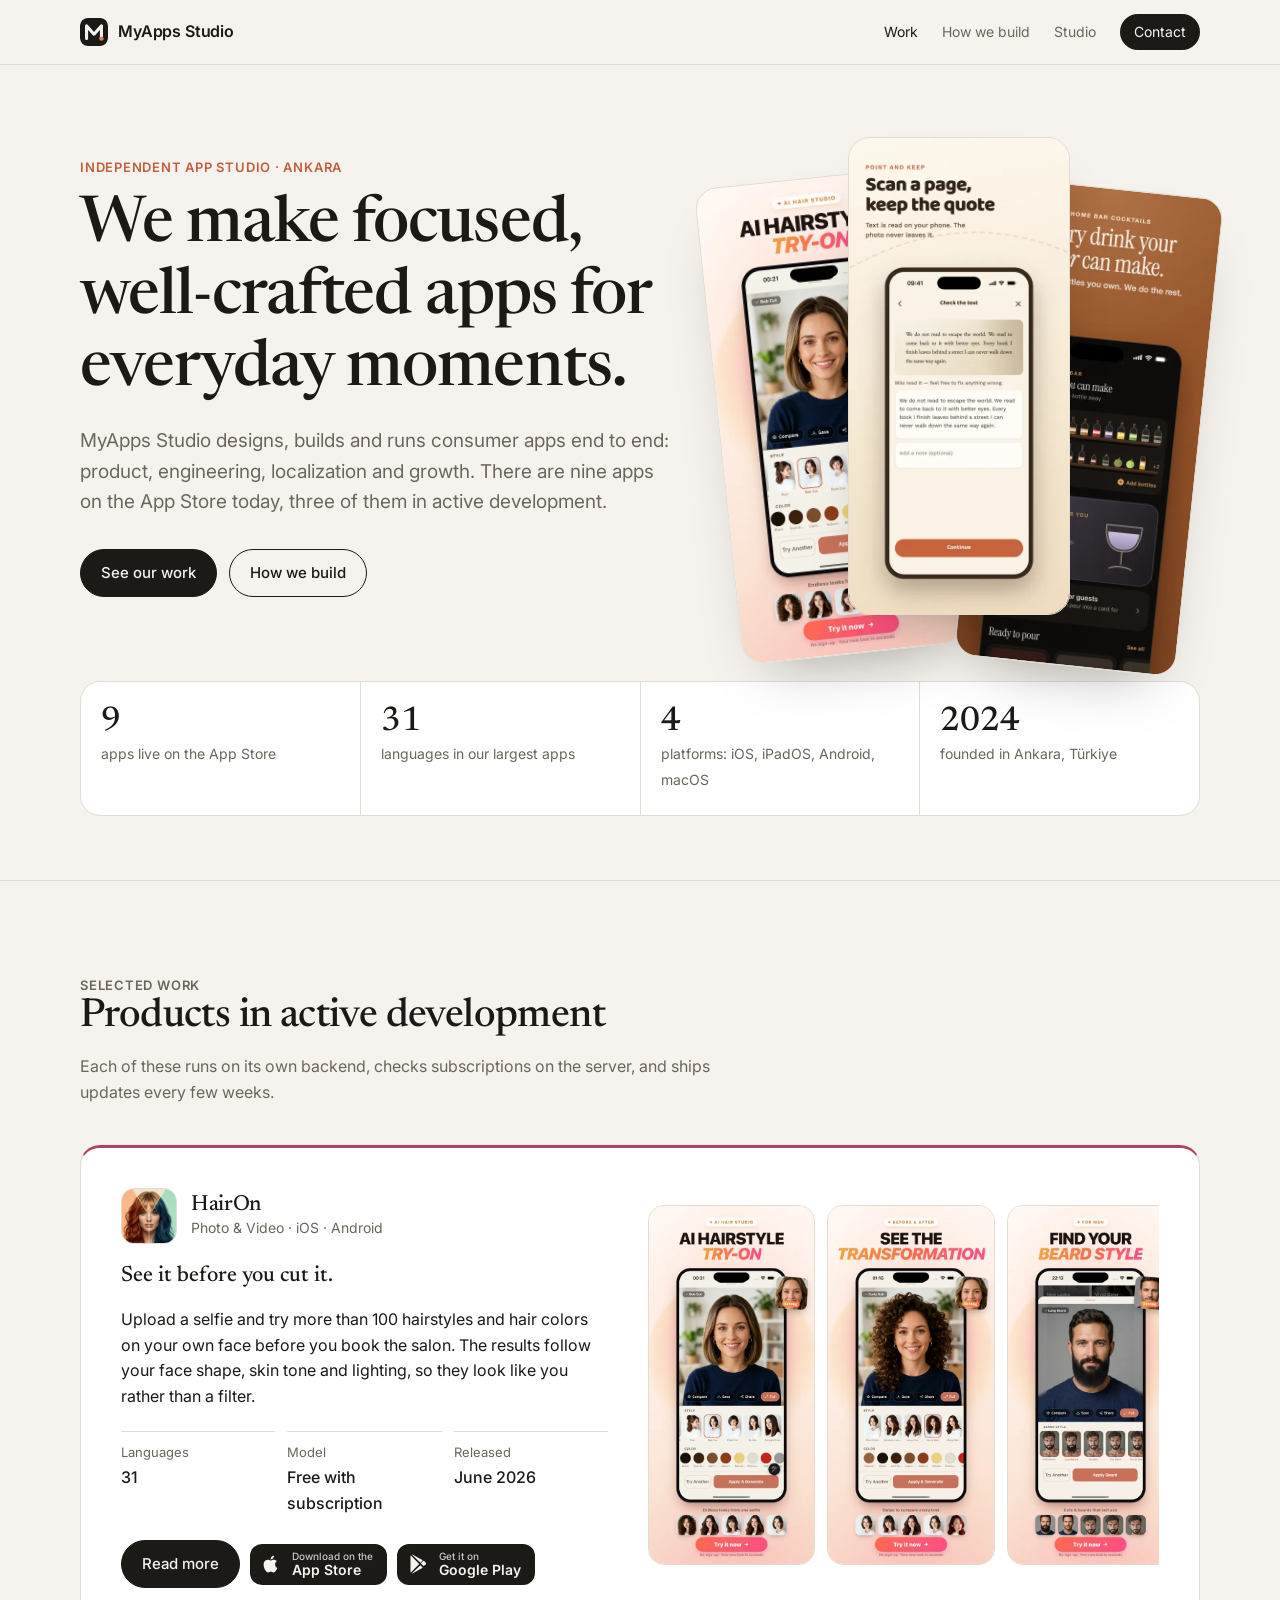
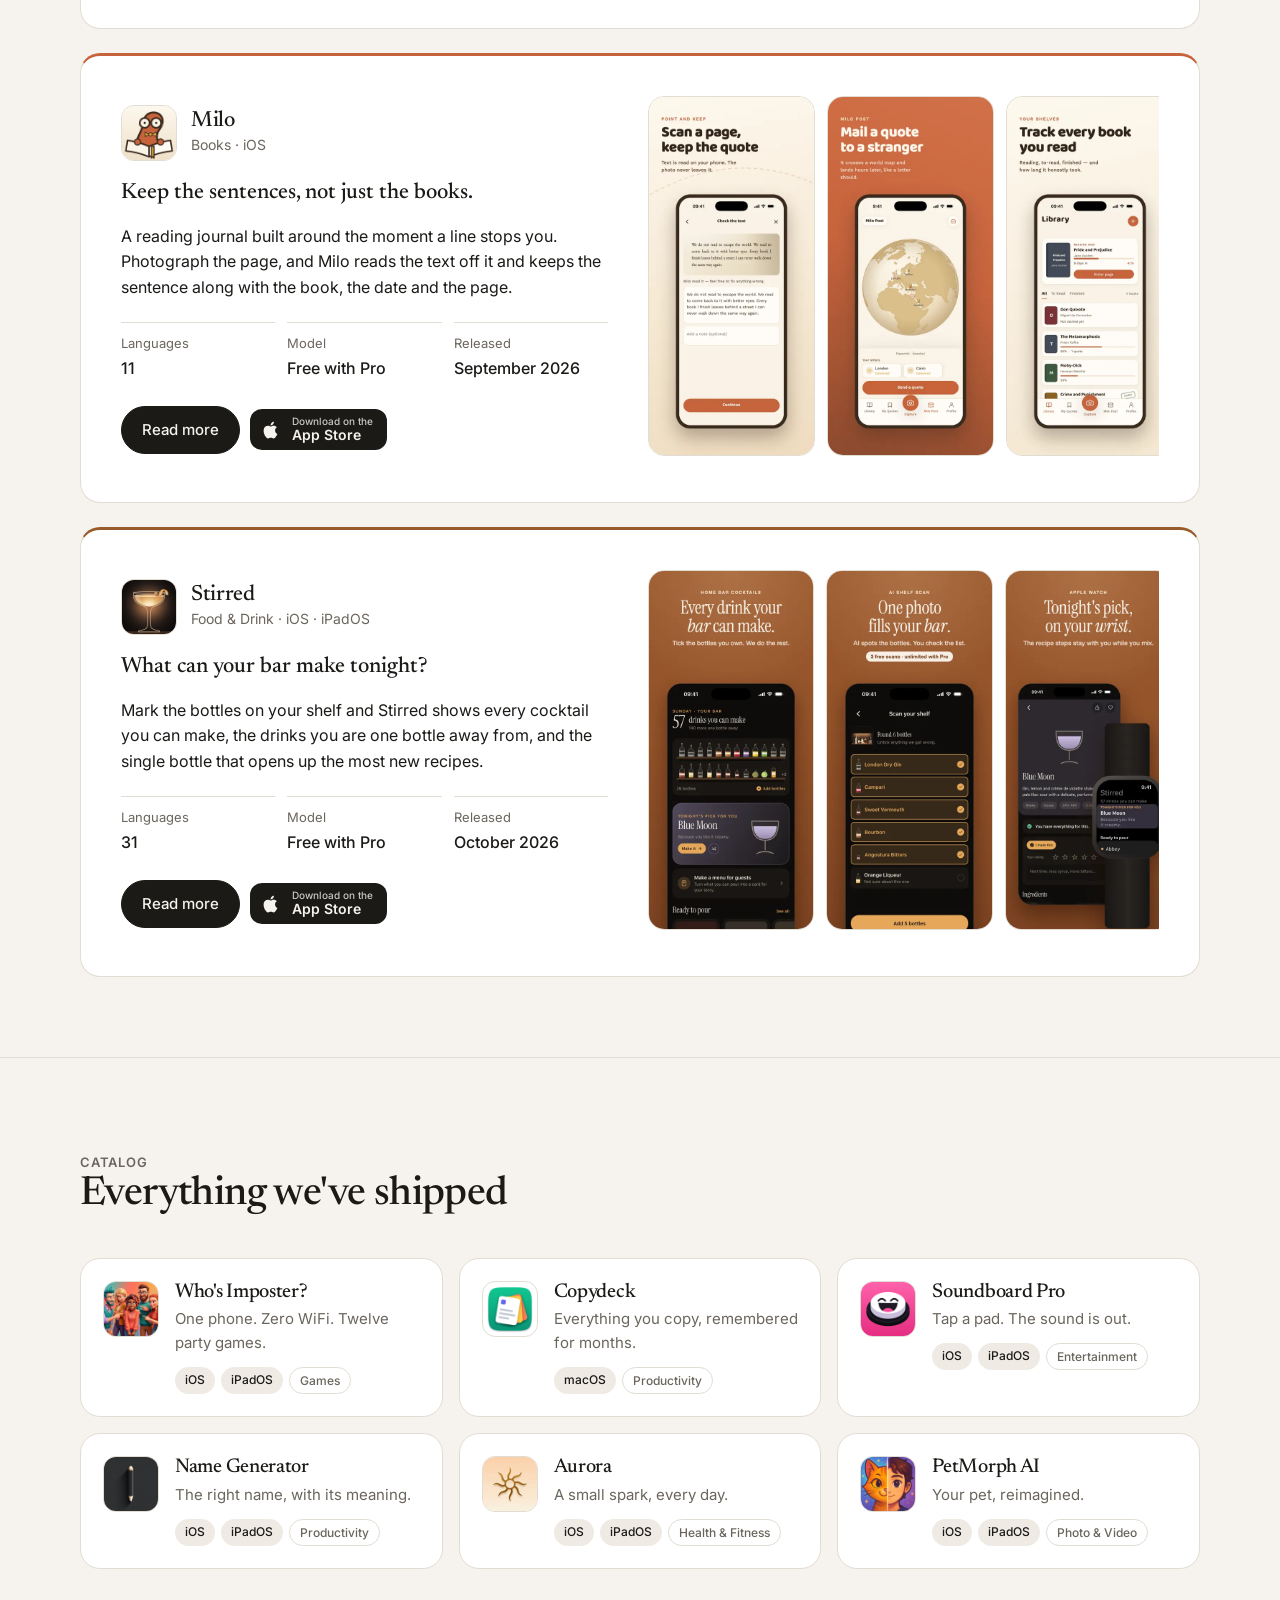
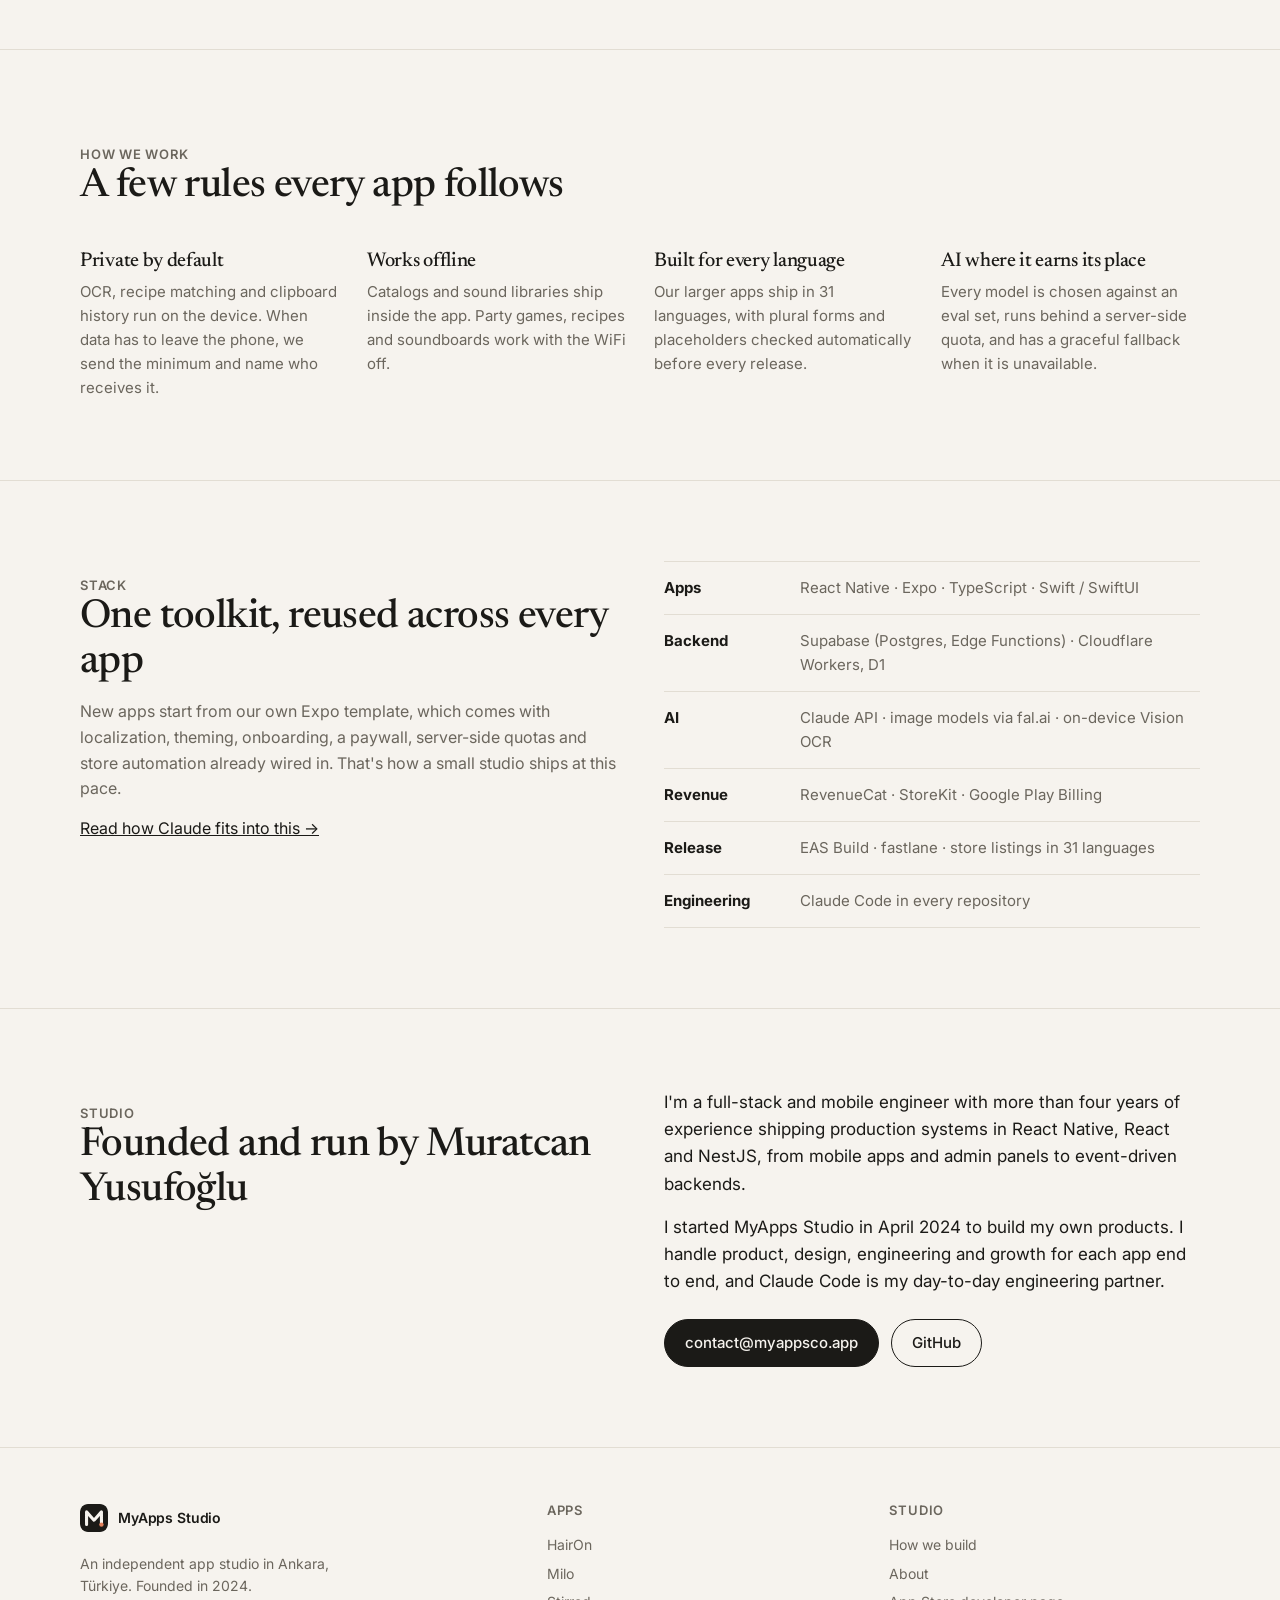
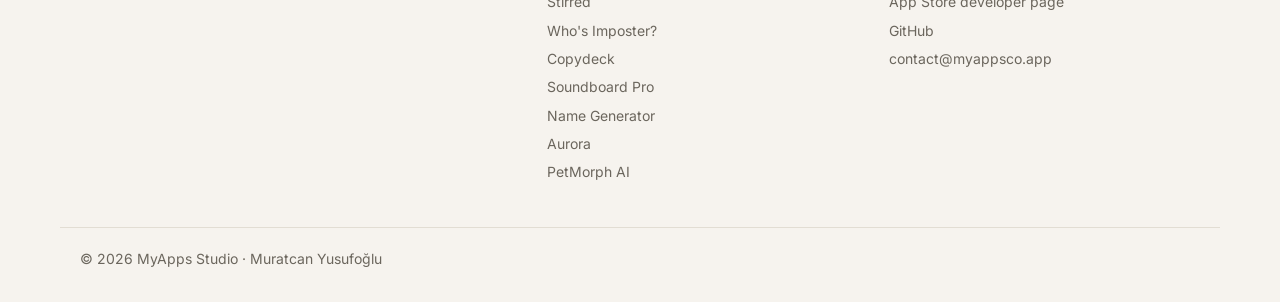
<file: index.html>
<!DOCTYPE html>
<html lang="en">
<head>
  <meta charset="UTF-8">
  <meta name="viewport" content="width=device-width, initial-scale=1.0">
  <title>MyApps Studio — Independent App Studio</title>
  <meta name="description" content="MyApps Studio is an independent app studio in Ankara with nine apps on the App Store, including HairOn, Milo and Stirred.">
  <meta property="og:title" content="MyApps Studio — Independent App Studio">
  <meta property="og:description" content="MyApps Studio is an independent app studio in Ankara with nine apps on the App Store, including HairOn, Milo and Stirred.">
  <meta property="og:type" content="website">
  <link rel="icon" href="favicon.svg" type="image/svg+xml">
  <link rel="apple-touch-icon" href="apple-touch-icon.png">
  <link rel="preconnect" href="https://fonts.googleapis.com">
  <link rel="preconnect" href="https://fonts.gstatic.com" crossorigin>
  <link href="https://fonts.googleapis.com/css2?family=Inter:wght@400;500;600&family=Newsreader:opsz,wght@6..72,400;6..72,500&display=swap" rel="stylesheet">
  <link rel="stylesheet" href="styles.css">
</head>
<body>

<header class="site-header">
  <div class="wrap">
    <a class="brand" href="index.html"><img class="brand-mark" src="favicon.svg" alt=""> MyApps Studio</a>
    <nav class="nav">
      <a href="index.html#work" aria-current="page">Work</a>
      <a href="claude.html">How we build</a>
      <a href="index.html#studio">Studio</a>
      <a class="nav-cta" href="mailto:contact@myappsco.app">Contact</a>
    </nav>
  </div>
</header>

<main>
  <section class="hero">
    <div class="wrap hero-grid">
      <div>
        <p class="eyebrow">Independent app studio · Ankara</p>
        <h1>We make focused, well-crafted apps for everyday moments.</h1>
        <p class="lede">MyApps Studio designs, builds and runs consumer apps end to end: product, engineering, localization and growth. There are nine apps on the App Store today, three of them in active development.</p>
        <div class="hero-actions">
          <a class="btn btn-primary" href="#work">See our work</a>
          <a class="btn btn-ghost" href="claude.html">How we build</a>
        </div>
      </div>
      <div class="hero-phones" aria-hidden="true">
        <img src="assets/apps/hairon/shot-1.webp" alt=""><img src="assets/apps/milo/shot-1.webp" alt=""><img src="assets/apps/stirred/shot-1.webp" alt="">
      </div>
    </div>
    <div class="wrap">
      <div class="stats">
        <div class="stat"><b>9</b><span>apps live on the App Store</span></div>
        <div class="stat"><b>31</b><span>languages in our largest apps</span></div>
        <div class="stat"><b>4</b><span>platforms: iOS, iPadOS, Android, macOS</span></div>
        <div class="stat"><b>2024</b><span>founded in Ankara, Türkiye</span></div>
      </div>
    </div>
  </section>

  <section id="work">
    <div class="wrap">
      <div class="section-head">
        <p class="eyebrow">Selected work</p>
        <h2>Products in active development</h2>
        <p>Each of these runs on its own backend, checks subscriptions on the server, and ships updates every few weeks.</p>
      </div>
      <article class="feature" style="--accent:#b0426a">
        <div class="feature-text">
          <div class="app-title">
            <img class="app-icon" src="assets/apps/hairon/icon.png" alt="">
            <div><h3>HairOn</h3><small>Photo &amp; Video · iOS · Android</small></div>
          </div>
          <p class="feature-tagline">See it before you cut it.</p>
          <p>Upload a selfie and try more than 100 hairstyles and hair colors on your own face before you book the salon. The results follow your face shape, skin tone and lighting, so they look like you rather than a filter.</p>
          <dl class="facts"><div><dt>Languages</dt><dd>31</dd></div><div><dt>Model</dt><dd>Free with subscription</dd></div><div><dt>Released</dt><dd>June 2026</dd></div></dl>
          <div class="feature-actions">
            <a class="btn btn-primary" href="apps/hairon.html">Read more</a>
            <div class="store-row compact"><a class="store-btn" href="https://apps.apple.com/app/id6766210297" target="_blank" rel="noopener"><svg viewBox="0 0 24 24" aria-hidden="true"><path fill="currentColor" d="M16.4 12.6c0-2.3 1.9-3.4 2-3.5-1.1-1.6-2.8-1.8-3.4-1.8-1.4-.2-2.8.8-3.5.8-.7 0-1.8-.8-3-.8-1.5 0-3 .9-3.8 2.3-1.6 2.8-.4 7 1.2 9.3.8 1.1 1.7 2.4 2.9 2.3 1.2 0 1.6-.7 3-.7s1.8.7 3 .7c1.3 0 2.1-1.1 2.8-2.3.9-1.3 1.3-2.6 1.3-2.6s-2.5-1-2.5-3.7zM14.2 5.8c.6-.8 1.1-1.8 1-2.8-.9 0-2 .6-2.7 1.4-.6.7-1.1 1.7-1 2.7 1 .1 2-.5 2.7-1.3z"/></svg><span><small>Download on the</small>App Store</span></a><a class="store-btn" href="https://play.google.com/store/apps/details?id=com.haironai.app" target="_blank" rel="noopener"><svg viewBox="0 0 24 24" aria-hidden="true"><path fill="currentColor" d="M4.2 2.6c-.3.3-.4.7-.4 1.2v16.4c0 .5.1.9.4 1.2l9.1-9.4-9.1-9.4zm10.4 8.1 2.6-2.7-10.9-6.2c-.4-.2-.8-.3-1.1-.2l9.4 9.1zm0 2.6-9.4 9.1c.3.1.7 0 1.1-.2l10.9-6.2-2.6-2.7zm5.6-3.6-2.3-1.3-2.9 2.9 2.9 2.9 2.3-1.3c.9-.5.9-1.7 0-2.2z"/></svg><span><small>Get it on</small>Google Play</span></a></div>
          </div>
        </div>
        <div class="shots"><img src="assets/apps/hairon/shot-1.webp" alt="HairOn screenshot" loading="lazy"><img src="assets/apps/hairon/shot-2.webp" alt="HairOn screenshot" loading="lazy"><img src="assets/apps/hairon/shot-3.webp" alt="HairOn screenshot" loading="lazy"></div>
      </article><article class="feature" style="--accent:#c6633c">
        <div class="feature-text">
          <div class="app-title">
            <img class="app-icon" src="assets/apps/milo/icon.png" alt="">
            <div><h3>Milo</h3><small>Books · iOS</small></div>
          </div>
          <p class="feature-tagline">Keep the sentences, not just the books.</p>
          <p>A reading journal built around the moment a line stops you. Photograph the page, and Milo reads the text off it and keeps the sentence along with the book, the date and the page.</p>
          <dl class="facts"><div><dt>Languages</dt><dd>11</dd></div><div><dt>Model</dt><dd>Free with Pro</dd></div><div><dt>Released</dt><dd>September 2026</dd></div></dl>
          <div class="feature-actions">
            <a class="btn btn-primary" href="apps/milo.html">Read more</a>
            <div class="store-row compact"><a class="store-btn" href="https://apps.apple.com/app/id6812041975" target="_blank" rel="noopener"><svg viewBox="0 0 24 24" aria-hidden="true"><path fill="currentColor" d="M16.4 12.6c0-2.3 1.9-3.4 2-3.5-1.1-1.6-2.8-1.8-3.4-1.8-1.4-.2-2.8.8-3.5.8-.7 0-1.8-.8-3-.8-1.5 0-3 .9-3.8 2.3-1.6 2.8-.4 7 1.2 9.3.8 1.1 1.7 2.4 2.9 2.3 1.2 0 1.6-.7 3-.7s1.8.7 3 .7c1.3 0 2.1-1.1 2.8-2.3.9-1.3 1.3-2.6 1.3-2.6s-2.5-1-2.5-3.7zM14.2 5.8c.6-.8 1.1-1.8 1-2.8-.9 0-2 .6-2.7 1.4-.6.7-1.1 1.7-1 2.7 1 .1 2-.5 2.7-1.3z"/></svg><span><small>Download on the</small>App Store</span></a></div>
          </div>
        </div>
        <div class="shots"><img src="assets/apps/milo/shot-1.webp" alt="Milo screenshot" loading="lazy"><img src="assets/apps/milo/shot-2.webp" alt="Milo screenshot" loading="lazy"><img src="assets/apps/milo/shot-3.webp" alt="Milo screenshot" loading="lazy"></div>
      </article><article class="feature" style="--accent:#9a5b2c">
        <div class="feature-text">
          <div class="app-title">
            <img class="app-icon" src="assets/apps/stirred/icon.png" alt="">
            <div><h3>Stirred</h3><small>Food &amp; Drink · iOS · iPadOS</small></div>
          </div>
          <p class="feature-tagline">What can your bar make tonight?</p>
          <p>Mark the bottles on your shelf and Stirred shows every cocktail you can make, the drinks you are one bottle away from, and the single bottle that opens up the most new recipes.</p>
          <dl class="facts"><div><dt>Languages</dt><dd>31</dd></div><div><dt>Model</dt><dd>Free with Pro</dd></div><div><dt>Released</dt><dd>October 2026</dd></div></dl>
          <div class="feature-actions">
            <a class="btn btn-primary" href="apps/stirred.html">Read more</a>
            <div class="store-row compact"><a class="store-btn" href="https://apps.apple.com/app/id6816961742" target="_blank" rel="noopener"><svg viewBox="0 0 24 24" aria-hidden="true"><path fill="currentColor" d="M16.4 12.6c0-2.3 1.9-3.4 2-3.5-1.1-1.6-2.8-1.8-3.4-1.8-1.4-.2-2.8.8-3.5.8-.7 0-1.8-.8-3-.8-1.5 0-3 .9-3.8 2.3-1.6 2.8-.4 7 1.2 9.3.8 1.1 1.7 2.4 2.9 2.3 1.2 0 1.6-.7 3-.7s1.8.7 3 .7c1.3 0 2.1-1.1 2.8-2.3.9-1.3 1.3-2.6 1.3-2.6s-2.5-1-2.5-3.7zM14.2 5.8c.6-.8 1.1-1.8 1-2.8-.9 0-2 .6-2.7 1.4-.6.7-1.1 1.7-1 2.7 1 .1 2-.5 2.7-1.3z"/></svg><span><small>Download on the</small>App Store</span></a></div>
          </div>
        </div>
        <div class="shots"><img src="assets/apps/stirred/shot-1.webp" alt="Stirred screenshot" loading="lazy"><img src="assets/apps/stirred/shot-2.webp" alt="Stirred screenshot" loading="lazy"><img src="assets/apps/stirred/shot-3.webp" alt="Stirred screenshot" loading="lazy"></div>
      </article>
    </div>
  </section>

  <section id="apps">
    <div class="wrap">
      <div class="section-head">
        <p class="eyebrow">Catalog</p>
        <h2>Everything we've shipped</h2>
      </div>
      <div class="app-grid">
        <a class="app-card" href="apps/whos-imposter.html">
          <img class="app-icon" src="assets/apps/whos-imposter/icon.png" alt="" loading="lazy">
          <div>
            <h3>Who&#x27;s Imposter?</h3>
            <p>One phone. Zero WiFi. Twelve party games.</p>
            <div class="chips"><span class="chip">iOS</span><span class="chip">iPadOS</span><span class="chip chip-plain">Games</span></div>
          </div>
        </a><a class="app-card" href="apps/copydeck.html">
          <img class="app-icon" src="assets/apps/copydeck/icon.png" alt="" loading="lazy">
          <div>
            <h3>Copydeck</h3>
            <p>Everything you copy, remembered for months.</p>
            <div class="chips"><span class="chip">macOS</span><span class="chip chip-plain">Productivity</span></div>
          </div>
        </a><a class="app-card" href="apps/soundboard-pro.html">
          <img class="app-icon" src="assets/apps/soundboard-pro/icon.png" alt="" loading="lazy">
          <div>
            <h3>Soundboard Pro</h3>
            <p>Tap a pad. The sound is out.</p>
            <div class="chips"><span class="chip">iOS</span><span class="chip">iPadOS</span><span class="chip chip-plain">Entertainment</span></div>
          </div>
        </a><a class="app-card" href="apps/name-generator.html">
          <img class="app-icon" src="assets/apps/name-generator/icon.png" alt="" loading="lazy">
          <div>
            <h3>Name Generator</h3>
            <p>The right name, with its meaning.</p>
            <div class="chips"><span class="chip">iOS</span><span class="chip">iPadOS</span><span class="chip chip-plain">Productivity</span></div>
          </div>
        </a><a class="app-card" href="apps/aurora.html">
          <img class="app-icon" src="assets/apps/aurora/icon.png" alt="" loading="lazy">
          <div>
            <h3>Aurora</h3>
            <p>A small spark, every day.</p>
            <div class="chips"><span class="chip">iOS</span><span class="chip">iPadOS</span><span class="chip chip-plain">Health &amp; Fitness</span></div>
          </div>
        </a><a class="app-card" href="apps/petmorph.html">
          <img class="app-icon" src="assets/apps/petmorph/icon.png" alt="" loading="lazy">
          <div>
            <h3>PetMorph AI</h3>
            <p>Your pet, reimagined.</p>
            <div class="chips"><span class="chip">iOS</span><span class="chip">iPadOS</span><span class="chip chip-plain">Photo &amp; Video</span></div>
          </div>
        </a>
      </div>
    </div>
  </section>

  <section id="principles">
    <div class="wrap">
      <div class="section-head">
        <p class="eyebrow">How we work</p>
        <h2>A few rules every app follows</h2>
      </div>
      <div class="principles">
        <div><h3>Private by default</h3><p>OCR, recipe matching and clipboard history run on the device. When data has to leave the phone, we send the minimum and name who receives it.</p></div>
        <div><h3>Works offline</h3><p>Catalogs and sound libraries ship inside the app. Party games, recipes and soundboards work with the WiFi off.</p></div>
        <div><h3>Built for every language</h3><p>Our larger apps ship in 31 languages, with plural forms and placeholders checked automatically before every release.</p></div>
        <div><h3>AI where it earns its place</h3><p>Every model is chosen against an eval set, runs behind a server-side quota, and has a graceful fallback when it is unavailable.</p></div>
      </div>
    </div>
  </section>

  <section id="stack">
    <div class="wrap split">
      <div class="section-head">
        <p class="eyebrow">Stack</p>
        <h2>One toolkit, reused across every app</h2>
        <p>New apps start from our own Expo template, which comes with localization, theming, onboarding, a paywall, server-side quotas and store automation already wired in. That's how a small studio ships at this pace.</p>
        <p><a href="claude.html">Read how Claude fits into this →</a></p>
      </div>
      <ul class="stack-list">
        <li><b>Apps</b><span>React Native · Expo · TypeScript · Swift / SwiftUI</span></li>
        <li><b>Backend</b><span>Supabase (Postgres, Edge Functions) · Cloudflare Workers, D1</span></li>
        <li><b>AI</b><span>Claude API · image models via fal.ai · on-device Vision OCR</span></li>
        <li><b>Revenue</b><span>RevenueCat · StoreKit · Google Play Billing</span></li>
        <li><b>Release</b><span>EAS Build · fastlane · store listings in 31 languages</span></li>
        <li><b>Engineering</b><span>Claude Code in every repository</span></li>
      </ul>
    </div>
  </section>

  <section id="studio">
    <div class="wrap split">
      <div class="section-head">
        <p class="eyebrow">Studio</p>
        <h2>Founded and run by Muratcan Yusufoğlu</h2>
      </div>
      <div class="about">
        <p>I'm a full-stack and mobile engineer with more than four years of experience shipping production systems in React Native, React and NestJS, from mobile apps and admin panels to event-driven backends.</p>
        <p>I started MyApps Studio in April 2024 to build my own products. I handle product, design, engineering and growth for each app end to end, and Claude Code is my day-to-day engineering partner.</p>
        <div class="hero-actions">
          <a class="btn btn-primary" href="mailto:contact@myappsco.app">contact@myappsco.app</a>
          <a class="btn btn-ghost" href="https://github.com/muratcanyusufoglu" target="_blank" rel="noopener">GitHub</a>
        </div>
      </div>
    </div>
  </section>

</main>

<footer class="site-footer">
  <div class="wrap footer-grid">
    <div>
      <a class="brand" href="index.html"><img class="brand-mark" src="favicon.svg" alt=""> MyApps Studio</a>
      <p class="muted">An independent app studio in Ankara, Türkiye. Founded in 2024.</p>
    </div>
    <div>
      <h4>Apps</h4>
      <a href="apps/hairon.html">HairOn</a><a href="apps/milo.html">Milo</a><a href="apps/stirred.html">Stirred</a><a href="apps/whos-imposter.html">Who&#x27;s Imposter?</a><a href="apps/copydeck.html">Copydeck</a><a href="apps/soundboard-pro.html">Soundboard Pro</a><a href="apps/name-generator.html">Name Generator</a><a href="apps/aurora.html">Aurora</a><a href="apps/petmorph.html">PetMorph AI</a>
    </div>
    <div>
      <h4>Studio</h4>
      <a href="claude.html">How we build</a>
      <a href="index.html#studio">About</a>
      <a href="https://apps.apple.com/developer/id1682346986" target="_blank" rel="noopener">App Store developer page</a>
      <a href="https://github.com/muratcanyusufoglu" target="_blank" rel="noopener">GitHub</a>
      <a href="mailto:contact@myappsco.app">contact@myappsco.app</a>
    </div>
  </div>
  <div class="wrap footer-base muted">© 2026 MyApps Studio · Muratcan Yusufoğlu</div>
</footer>

</body>
</html>
</file>
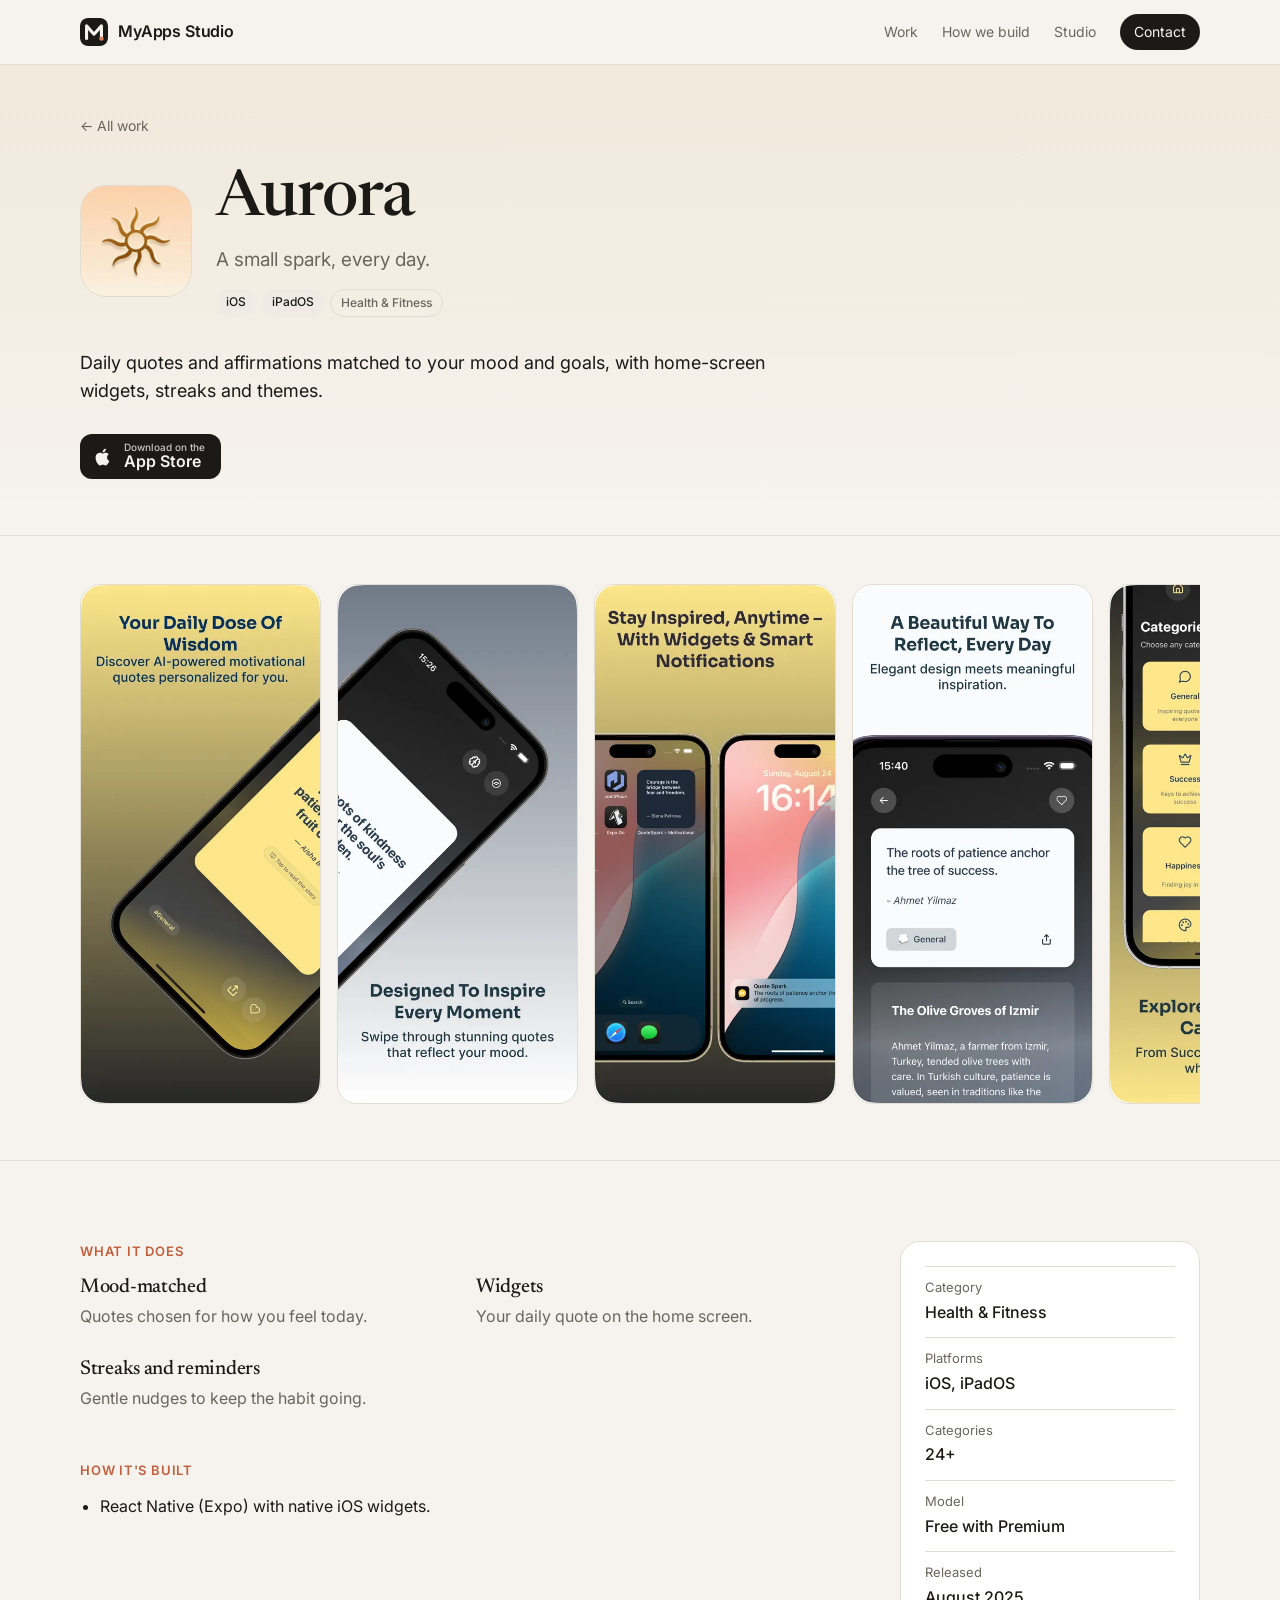
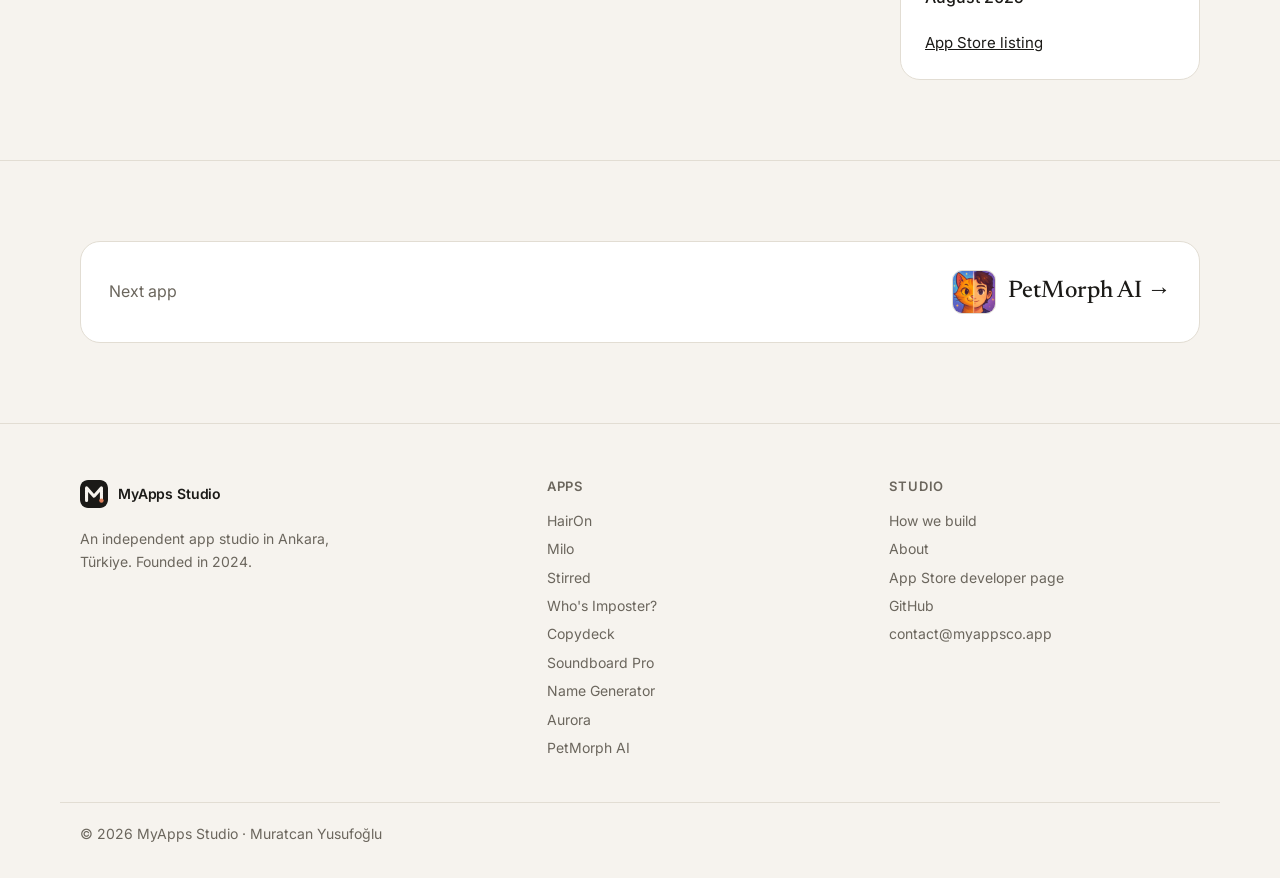
<file: apps/aurora.html>
<!DOCTYPE html>
<html lang="en">
<head>
  <meta charset="UTF-8">
  <meta name="viewport" content="width=device-width, initial-scale=1.0">
  <title>Aurora · MyApps Studio</title>
  <meta name="description" content="Aurora: Quotes &amp; Affirmations: Daily quotes and affirmations matched to your mood and goals, with home-screen widgets, streaks and themes.">
  <meta property="og:title" content="Aurora · MyApps Studio">
  <meta property="og:description" content="Aurora: Quotes &amp; Affirmations: Daily quotes and affirmations matched to your mood and goals, with home-screen widgets, streaks and themes.">
  <meta property="og:type" content="website">
  <link rel="icon" href="../favicon.svg" type="image/svg+xml">
  <link rel="apple-touch-icon" href="../apple-touch-icon.png">
  <link rel="preconnect" href="https://fonts.googleapis.com">
  <link rel="preconnect" href="https://fonts.gstatic.com" crossorigin>
  <link href="https://fonts.googleapis.com/css2?family=Inter:wght@400;500;600&family=Newsreader:opsz,wght@6..72,400;6..72,500&display=swap" rel="stylesheet">
  <link rel="stylesheet" href="../styles.css">
</head>
<body>

<header class="site-header">
  <div class="wrap">
    <a class="brand" href="../index.html"><img class="brand-mark" src="../favicon.svg" alt=""> MyApps Studio</a>
    <nav class="nav">
      <a href="../index.html#work">Work</a>
      <a href="../claude.html">How we build</a>
      <a href="../index.html#studio">Studio</a>
      <a class="nav-cta" href="mailto:contact@myappsco.app">Contact</a>
    </nav>
  </div>
</header>

<main>
  <section class="app-hero" style="--accent:#c08a2e">
    <div class="wrap">
      <a class="back" href="../index.html#work">← All work</a>
      <div class="app-head">
        <img class="app-icon app-icon-lg" src="../assets/apps/aurora/icon.png" alt="">
        <div>
          <h1>Aurora</h1>
          <p class="lede">A small spark, every day.</p>
          <div class="chips"><span class="chip">iOS</span><span class="chip">iPadOS</span><span class="chip chip-plain">Health &amp; Fitness</span></div>
        </div>
      </div>
      <p class="app-summary">Daily quotes and affirmations matched to your mood and goals, with home-screen widgets, streaks and themes.</p>
      <div class="store-row"><a class="store-btn" href="https://apps.apple.com/app/id6747951525" target="_blank" rel="noopener"><svg viewBox="0 0 24 24" aria-hidden="true"><path fill="currentColor" d="M16.4 12.6c0-2.3 1.9-3.4 2-3.5-1.1-1.6-2.8-1.8-3.4-1.8-1.4-.2-2.8.8-3.5.8-.7 0-1.8-.8-3-.8-1.5 0-3 .9-3.8 2.3-1.6 2.8-.4 7 1.2 9.3.8 1.1 1.7 2.4 2.9 2.3 1.2 0 1.6-.7 3-.7s1.8.7 3 .7c1.3 0 2.1-1.1 2.8-2.3.9-1.3 1.3-2.6 1.3-2.6s-2.5-1-2.5-3.7zM14.2 5.8c.6-.8 1.1-1.8 1-2.8-.9 0-2 .6-2.7 1.4-.6.7-1.1 1.7-1 2.7 1 .1 2-.5 2.7-1.3z"/></svg><span><small>Download on the</small>App Store</span></a></div>
    </div>
  </section>

  <section class="gallery-section">
    <div class="wrap">
      <div class="gallery"><img src="../assets/apps/aurora/shot-1.webp" alt="Aurora screenshot 1" loading="lazy"><img src="../assets/apps/aurora/shot-2.webp" alt="Aurora screenshot 2" loading="lazy"><img src="../assets/apps/aurora/shot-3.webp" alt="Aurora screenshot 3" loading="lazy"><img src="../assets/apps/aurora/shot-4.webp" alt="Aurora screenshot 4" loading="lazy"><img src="../assets/apps/aurora/shot-5.webp" alt="Aurora screenshot 5" loading="lazy"><img src="../assets/apps/aurora/shot-6.webp" alt="Aurora screenshot 6" loading="lazy"></div>
    </div>
  </section>

  <section>
    <div class="wrap app-body">
      <div>
        <p class="eyebrow">What it does</p>
        <div class="feature-list">
          <div><h3>Mood-matched</h3><p>Quotes chosen for how you feel today.</p></div><div><h3>Widgets</h3><p>Your daily quote on the home screen.</p></div><div><h3>Streaks and reminders</h3><p>Gentle nudges to keep the habit going.</p></div>
        </div>
        <p class="eyebrow" style="margin-top:48px">How it's built</p>
        <ul class="built-list"><li>React Native (Expo) with native iOS widgets.</li></ul>
      </div>
      <aside class="app-aside">
        <dl class="facts">
          <div><dt>Category</dt><dd>Health &amp; Fitness</dd></div>
          <div><dt>Platforms</dt><dd>iOS, iPadOS</dd></div>
          <div><dt>Categories</dt><dd>24+</dd></div><div><dt>Model</dt><dd>Free with Premium</dd></div><div><dt>Released</dt><dd>August 2025</dd></div>
        </dl>
        <div class="aside-links"><a href="https://apps.apple.com/app/id6747951525" target="_blank" rel="noopener">App Store listing</a></div>
      </aside>
    </div>
  </section>

  <section>
    <div class="wrap">
      <a class="next-app" href="petmorph.html">
        <span class="muted">Next app</span>
        <span class="next-name"><img class="app-icon" src="../assets/apps/petmorph/icon.png" alt=""> PetMorph AI →</span>
      </a>
    </div>
  </section>

</main>

<footer class="site-footer">
  <div class="wrap footer-grid">
    <div>
      <a class="brand" href="../index.html"><img class="brand-mark" src="../favicon.svg" alt=""> MyApps Studio</a>
      <p class="muted">An independent app studio in Ankara, Türkiye. Founded in 2024.</p>
    </div>
    <div>
      <h4>Apps</h4>
      <a href="../apps/hairon.html">HairOn</a><a href="../apps/milo.html">Milo</a><a href="../apps/stirred.html">Stirred</a><a href="../apps/whos-imposter.html">Who&#x27;s Imposter?</a><a href="../apps/copydeck.html">Copydeck</a><a href="../apps/soundboard-pro.html">Soundboard Pro</a><a href="../apps/name-generator.html">Name Generator</a><a href="../apps/aurora.html">Aurora</a><a href="../apps/petmorph.html">PetMorph AI</a>
    </div>
    <div>
      <h4>Studio</h4>
      <a href="../claude.html">How we build</a>
      <a href="../index.html#studio">About</a>
      <a href="https://apps.apple.com/developer/id1682346986" target="_blank" rel="noopener">App Store developer page</a>
      <a href="https://github.com/muratcanyusufoglu" target="_blank" rel="noopener">GitHub</a>
      <a href="mailto:contact@myappsco.app">contact@myappsco.app</a>
    </div>
  </div>
  <div class="wrap footer-base muted">© 2026 MyApps Studio · Muratcan Yusufoğlu</div>
</footer>

</body>
</html>
</file>
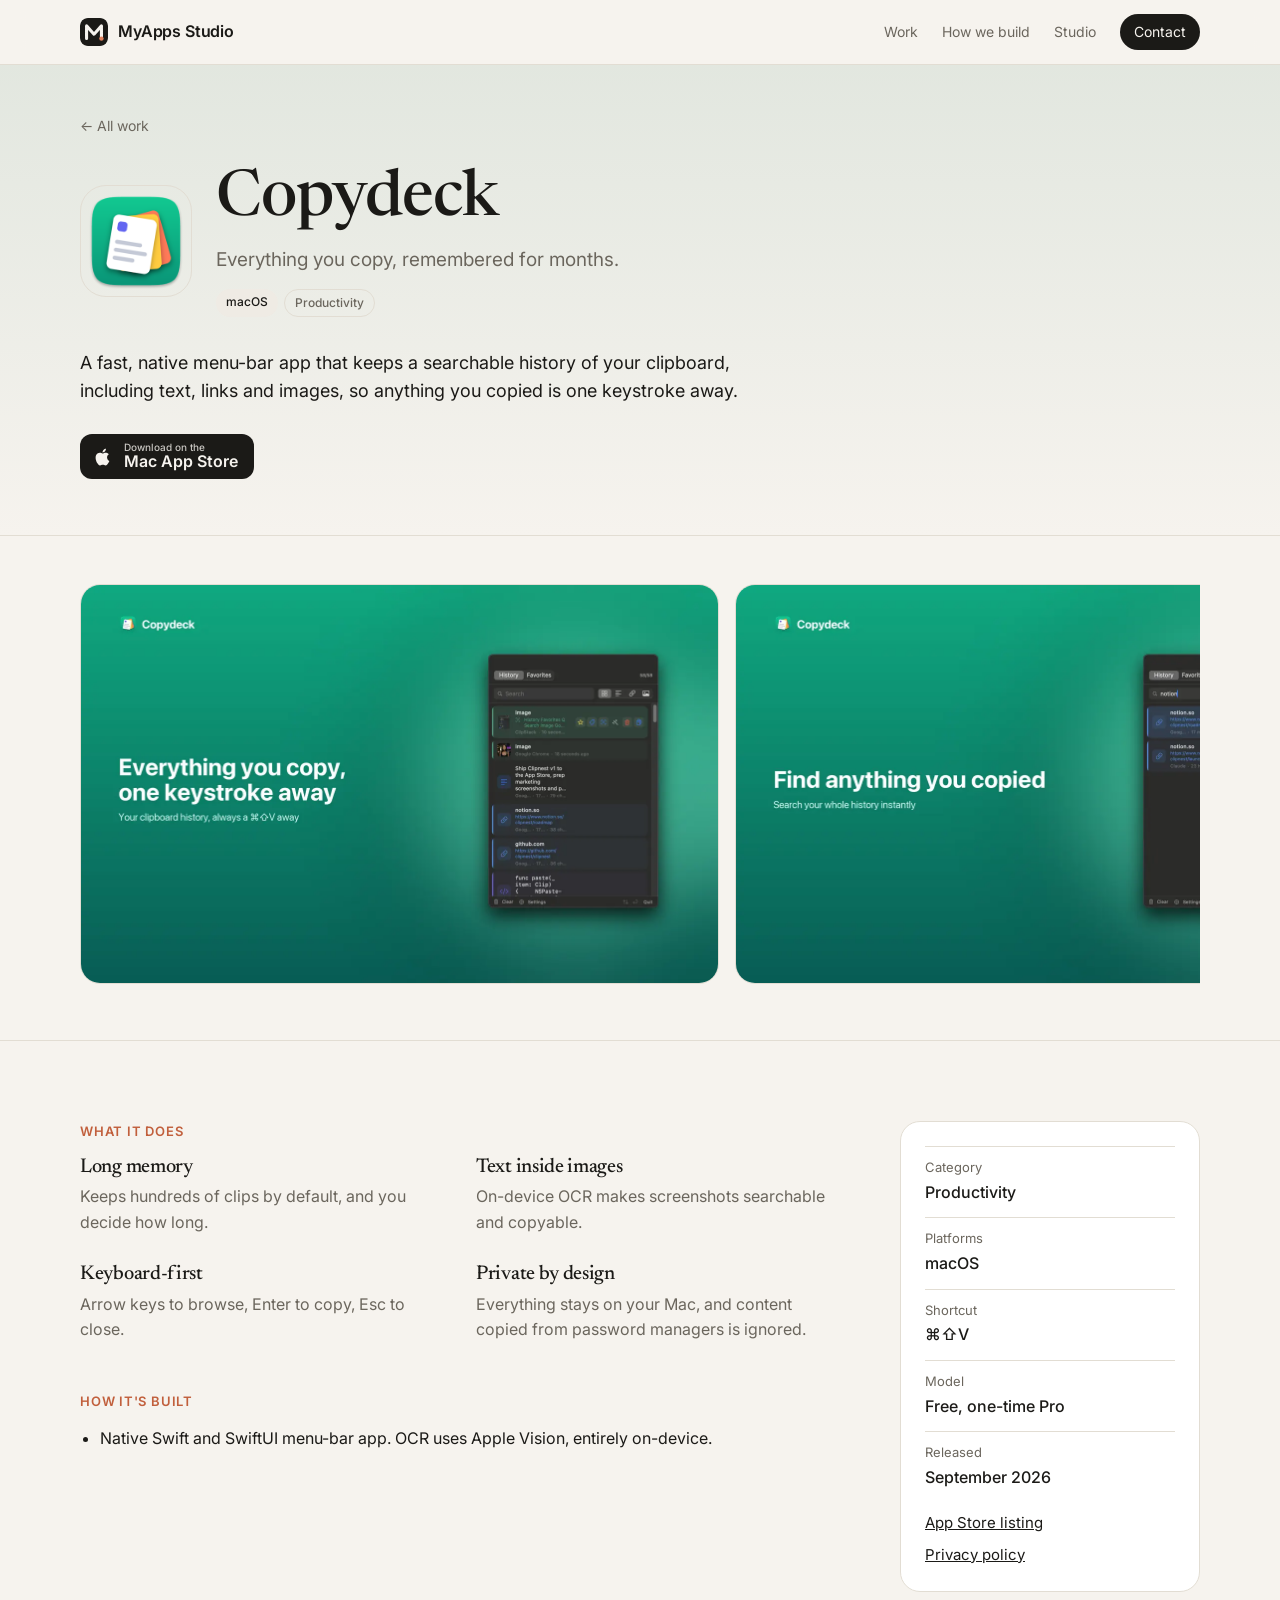
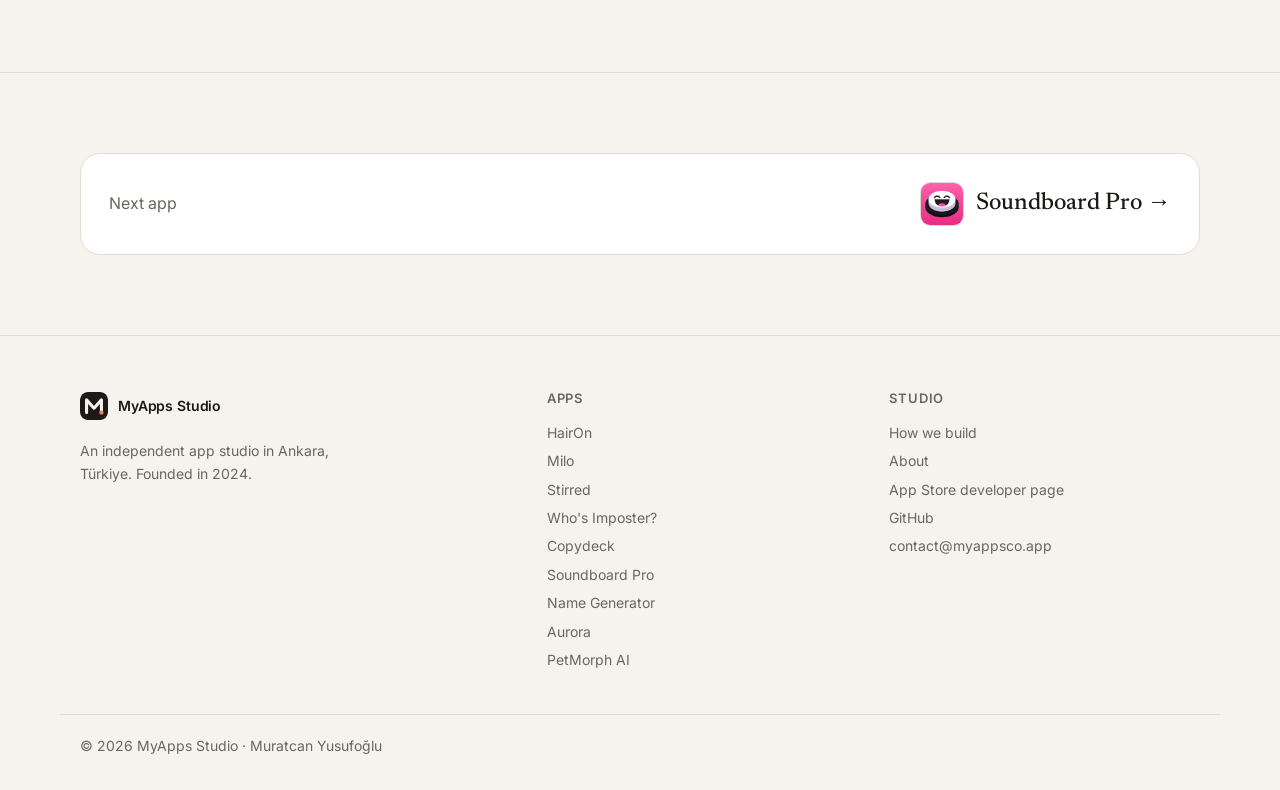
<file: apps/copydeck.html>
<!DOCTYPE html>
<html lang="en">
<head>
  <meta charset="UTF-8">
  <meta name="viewport" content="width=device-width, initial-scale=1.0">
  <title>Copydeck · MyApps Studio</title>
  <meta name="description" content="Copydeck – Clipboard Manager: A fast, native menu-bar app that keeps a searchable history of your clipboard, including text, links and images, so anything you copied is one keystroke away.">
  <meta property="og:title" content="Copydeck · MyApps Studio">
  <meta property="og:description" content="Copydeck – Clipboard Manager: A fast, native menu-bar app that keeps a searchable history of your clipboard, including text, links and images, so anything you copied is one keystroke away.">
  <meta property="og:type" content="website">
  <link rel="icon" href="../favicon.svg" type="image/svg+xml">
  <link rel="apple-touch-icon" href="../apple-touch-icon.png">
  <link rel="preconnect" href="https://fonts.googleapis.com">
  <link rel="preconnect" href="https://fonts.gstatic.com" crossorigin>
  <link href="https://fonts.googleapis.com/css2?family=Inter:wght@400;500;600&family=Newsreader:opsz,wght@6..72,400;6..72,500&display=swap" rel="stylesheet">
  <link rel="stylesheet" href="../styles.css">
</head>
<body>

<header class="site-header">
  <div class="wrap">
    <a class="brand" href="../index.html"><img class="brand-mark" src="../favicon.svg" alt=""> MyApps Studio</a>
    <nav class="nav">
      <a href="../index.html#work">Work</a>
      <a href="../claude.html">How we build</a>
      <a href="../index.html#studio">Studio</a>
      <a class="nav-cta" href="mailto:contact@myappsco.app">Contact</a>
    </nav>
  </div>
</header>

<main>
  <section class="app-hero" style="--accent:#2f7a5b">
    <div class="wrap">
      <a class="back" href="../index.html#work">← All work</a>
      <div class="app-head">
        <img class="app-icon app-icon-lg" src="../assets/apps/copydeck/icon.png" alt="">
        <div>
          <h1>Copydeck</h1>
          <p class="lede">Everything you copy, remembered for months.</p>
          <div class="chips"><span class="chip">macOS</span><span class="chip chip-plain">Productivity</span></div>
        </div>
      </div>
      <p class="app-summary">A fast, native menu-bar app that keeps a searchable history of your clipboard, including text, links and images, so anything you copied is one keystroke away.</p>
      <div class="store-row"><a class="store-btn" href="https://apps.apple.com/app/id6796044611" target="_blank" rel="noopener"><svg viewBox="0 0 24 24" aria-hidden="true"><path fill="currentColor" d="M16.4 12.6c0-2.3 1.9-3.4 2-3.5-1.1-1.6-2.8-1.8-3.4-1.8-1.4-.2-2.8.8-3.5.8-.7 0-1.8-.8-3-.8-1.5 0-3 .9-3.8 2.3-1.6 2.8-.4 7 1.2 9.3.8 1.1 1.7 2.4 2.9 2.3 1.2 0 1.6-.7 3-.7s1.8.7 3 .7c1.3 0 2.1-1.1 2.8-2.3.9-1.3 1.3-2.6 1.3-2.6s-2.5-1-2.5-3.7zM14.2 5.8c.6-.8 1.1-1.8 1-2.8-.9 0-2 .6-2.7 1.4-.6.7-1.1 1.7-1 2.7 1 .1 2-.5 2.7-1.3z"/></svg><span><small>Download on the</small>Mac App Store</span></a></div>
    </div>
  </section>

  <section class="gallery-section">
    <div class="wrap">
      <div class="gallery wide"><img src="../assets/apps/copydeck/shot-1.webp" alt="Copydeck screenshot 1" loading="lazy"><img src="../assets/apps/copydeck/shot-2.webp" alt="Copydeck screenshot 2" loading="lazy"><img src="../assets/apps/copydeck/shot-3.webp" alt="Copydeck screenshot 3" loading="lazy"><img src="../assets/apps/copydeck/shot-4.webp" alt="Copydeck screenshot 4" loading="lazy"></div>
    </div>
  </section>

  <section>
    <div class="wrap app-body">
      <div>
        <p class="eyebrow">What it does</p>
        <div class="feature-list">
          <div><h3>Long memory</h3><p>Keeps hundreds of clips by default, and you decide how long.</p></div><div><h3>Text inside images</h3><p>On-device OCR makes screenshots searchable and copyable.</p></div><div><h3>Keyboard-first</h3><p>Arrow keys to browse, Enter to copy, Esc to close.</p></div><div><h3>Private by design</h3><p>Everything stays on your Mac, and content copied from password managers is ignored.</p></div>
        </div>
        <p class="eyebrow" style="margin-top:48px">How it's built</p>
        <ul class="built-list"><li>Native Swift and SwiftUI menu-bar app. OCR uses Apple Vision, entirely on-device.</li></ul>
      </div>
      <aside class="app-aside">
        <dl class="facts">
          <div><dt>Category</dt><dd>Productivity</dd></div>
          <div><dt>Platforms</dt><dd>macOS</dd></div>
          <div><dt>Shortcut</dt><dd>⌘⇧V</dd></div><div><dt>Model</dt><dd>Free, one-time Pro</dd></div><div><dt>Released</dt><dd>September 2026</dd></div>
        </dl>
        <div class="aside-links"><a href="https://apps.apple.com/app/id6796044611" target="_blank" rel="noopener">App Store listing</a><a href="https://clipnest-legal.muratcan-ysfgl.workers.dev/legal/privacy/" target="_blank" rel="noopener">Privacy policy</a></div>
      </aside>
    </div>
  </section>

  <section>
    <div class="wrap">
      <a class="next-app" href="soundboard-pro.html">
        <span class="muted">Next app</span>
        <span class="next-name"><img class="app-icon" src="../assets/apps/soundboard-pro/icon.png" alt=""> Soundboard Pro →</span>
      </a>
    </div>
  </section>

</main>

<footer class="site-footer">
  <div class="wrap footer-grid">
    <div>
      <a class="brand" href="../index.html"><img class="brand-mark" src="../favicon.svg" alt=""> MyApps Studio</a>
      <p class="muted">An independent app studio in Ankara, Türkiye. Founded in 2024.</p>
    </div>
    <div>
      <h4>Apps</h4>
      <a href="../apps/hairon.html">HairOn</a><a href="../apps/milo.html">Milo</a><a href="../apps/stirred.html">Stirred</a><a href="../apps/whos-imposter.html">Who&#x27;s Imposter?</a><a href="../apps/copydeck.html">Copydeck</a><a href="../apps/soundboard-pro.html">Soundboard Pro</a><a href="../apps/name-generator.html">Name Generator</a><a href="../apps/aurora.html">Aurora</a><a href="../apps/petmorph.html">PetMorph AI</a>
    </div>
    <div>
      <h4>Studio</h4>
      <a href="../claude.html">How we build</a>
      <a href="../index.html#studio">About</a>
      <a href="https://apps.apple.com/developer/id1682346986" target="_blank" rel="noopener">App Store developer page</a>
      <a href="https://github.com/muratcanyusufoglu" target="_blank" rel="noopener">GitHub</a>
      <a href="mailto:contact@myappsco.app">contact@myappsco.app</a>
    </div>
  </div>
  <div class="wrap footer-base muted">© 2026 MyApps Studio · Muratcan Yusufoğlu</div>
</footer>

</body>
</html>
</file>
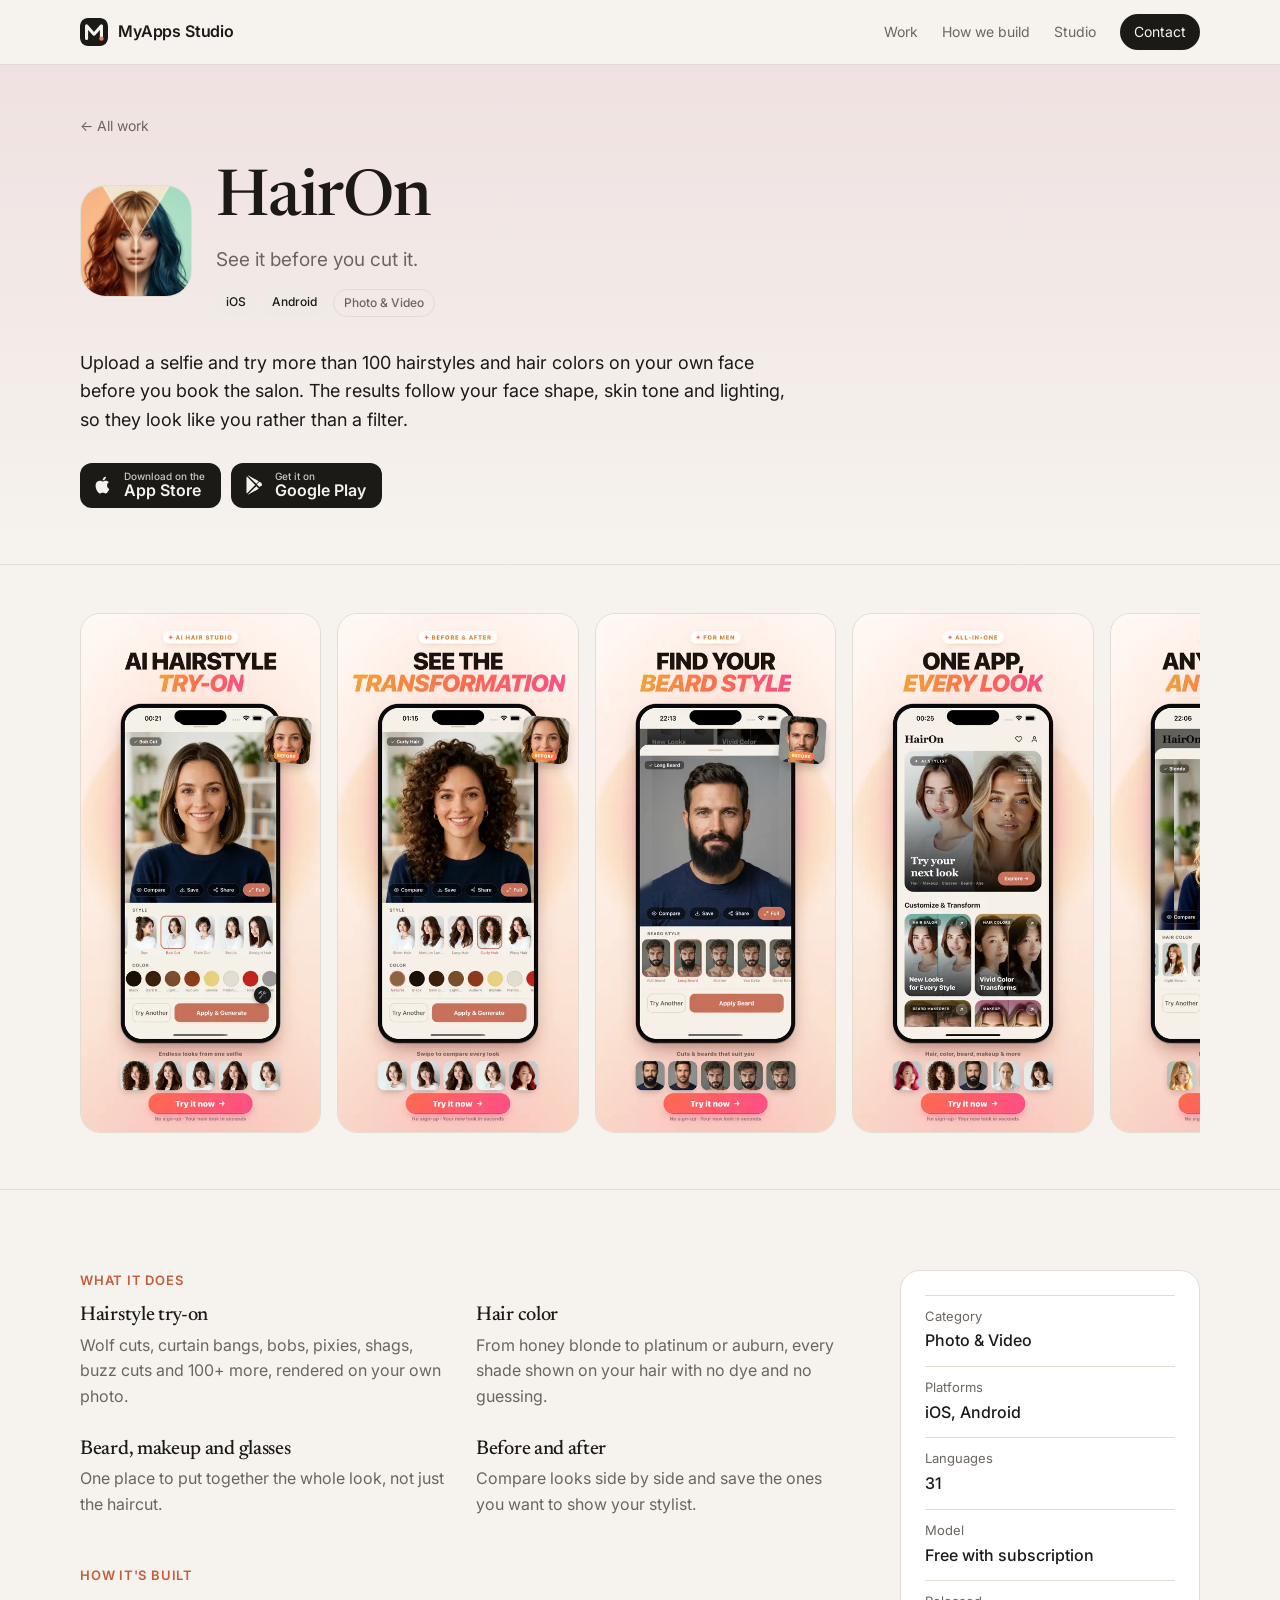
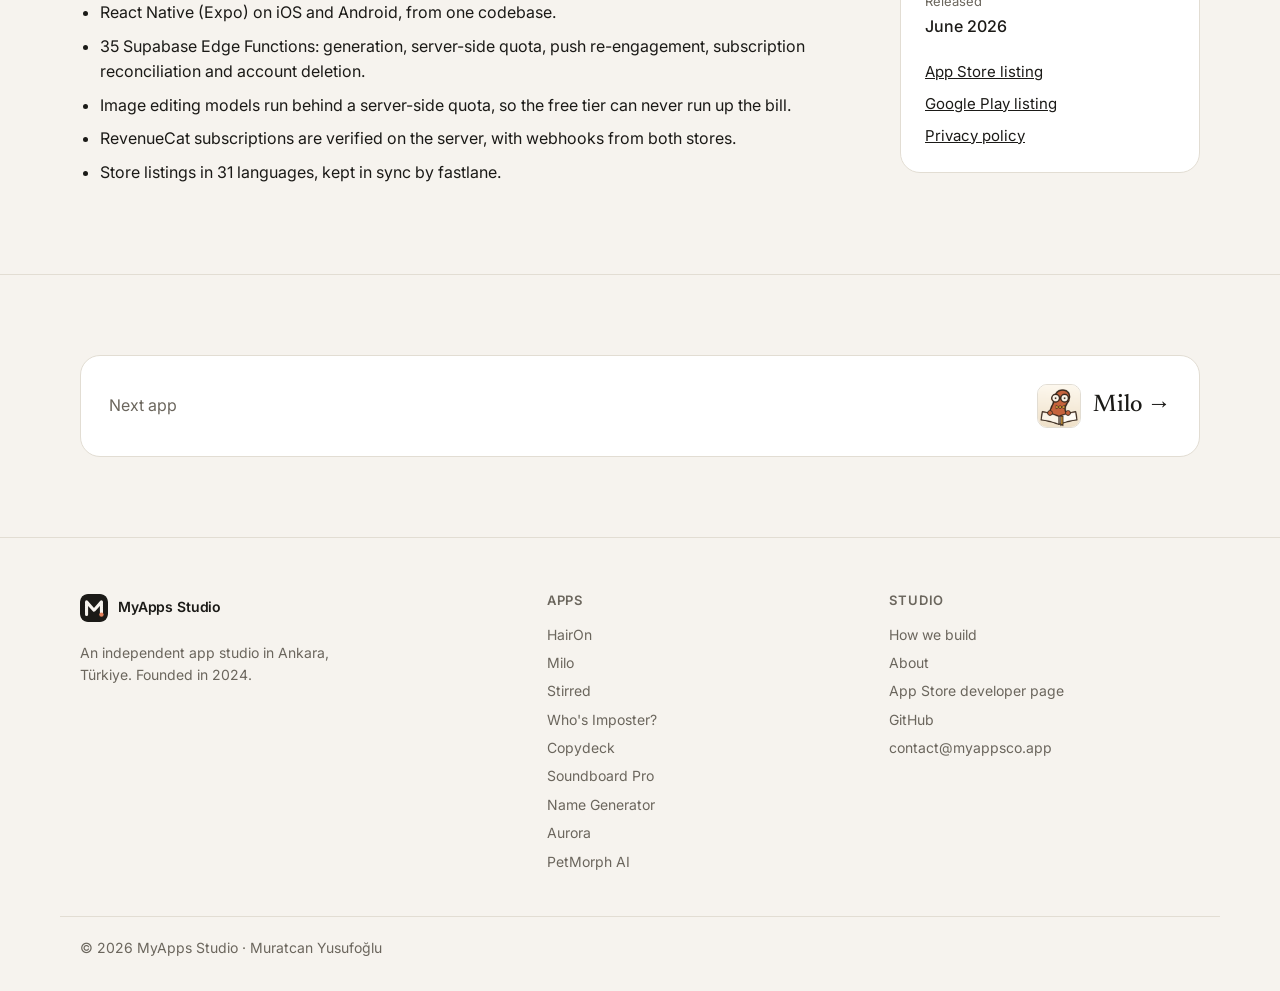
<file: apps/hairon.html>
<!DOCTYPE html>
<html lang="en">
<head>
  <meta charset="UTF-8">
  <meta name="viewport" content="width=device-width, initial-scale=1.0">
  <title>HairOn · MyApps Studio</title>
  <meta name="description" content="HairOn – AI Hairstyle Try On: Upload a selfie and try more than 100 hairstyles and hair colors on your own face before you book the salon. The results follow your face shape, skin tone and lighting, so they look like you rather than a filter.">
  <meta property="og:title" content="HairOn · MyApps Studio">
  <meta property="og:description" content="HairOn – AI Hairstyle Try On: Upload a selfie and try more than 100 hairstyles and hair colors on your own face before you book the salon. The results follow your face shape, skin tone and lighting, so they look like you rather than a filter.">
  <meta property="og:type" content="website">
  <link rel="icon" href="../favicon.svg" type="image/svg+xml">
  <link rel="apple-touch-icon" href="../apple-touch-icon.png">
  <link rel="preconnect" href="https://fonts.googleapis.com">
  <link rel="preconnect" href="https://fonts.gstatic.com" crossorigin>
  <link href="https://fonts.googleapis.com/css2?family=Inter:wght@400;500;600&family=Newsreader:opsz,wght@6..72,400;6..72,500&display=swap" rel="stylesheet">
  <link rel="stylesheet" href="../styles.css">
</head>
<body>

<header class="site-header">
  <div class="wrap">
    <a class="brand" href="../index.html"><img class="brand-mark" src="../favicon.svg" alt=""> MyApps Studio</a>
    <nav class="nav">
      <a href="../index.html#work">Work</a>
      <a href="../claude.html">How we build</a>
      <a href="../index.html#studio">Studio</a>
      <a class="nav-cta" href="mailto:contact@myappsco.app">Contact</a>
    </nav>
  </div>
</header>

<main>
  <section class="app-hero" style="--accent:#b0426a">
    <div class="wrap">
      <a class="back" href="../index.html#work">← All work</a>
      <div class="app-head">
        <img class="app-icon app-icon-lg" src="../assets/apps/hairon/icon.png" alt="">
        <div>
          <h1>HairOn</h1>
          <p class="lede">See it before you cut it.</p>
          <div class="chips"><span class="chip">iOS</span><span class="chip">Android</span><span class="chip chip-plain">Photo &amp; Video</span></div>
        </div>
      </div>
      <p class="app-summary">Upload a selfie and try more than 100 hairstyles and hair colors on your own face before you book the salon. The results follow your face shape, skin tone and lighting, so they look like you rather than a filter.</p>
      <div class="store-row"><a class="store-btn" href="https://apps.apple.com/app/id6766210297" target="_blank" rel="noopener"><svg viewBox="0 0 24 24" aria-hidden="true"><path fill="currentColor" d="M16.4 12.6c0-2.3 1.9-3.4 2-3.5-1.1-1.6-2.8-1.8-3.4-1.8-1.4-.2-2.8.8-3.5.8-.7 0-1.8-.8-3-.8-1.5 0-3 .9-3.8 2.3-1.6 2.8-.4 7 1.2 9.3.8 1.1 1.7 2.4 2.9 2.3 1.2 0 1.6-.7 3-.7s1.8.7 3 .7c1.3 0 2.1-1.1 2.8-2.3.9-1.3 1.3-2.6 1.3-2.6s-2.5-1-2.5-3.7zM14.2 5.8c.6-.8 1.1-1.8 1-2.8-.9 0-2 .6-2.7 1.4-.6.7-1.1 1.7-1 2.7 1 .1 2-.5 2.7-1.3z"/></svg><span><small>Download on the</small>App Store</span></a><a class="store-btn" href="https://play.google.com/store/apps/details?id=com.haironai.app" target="_blank" rel="noopener"><svg viewBox="0 0 24 24" aria-hidden="true"><path fill="currentColor" d="M4.2 2.6c-.3.3-.4.7-.4 1.2v16.4c0 .5.1.9.4 1.2l9.1-9.4-9.1-9.4zm10.4 8.1 2.6-2.7-10.9-6.2c-.4-.2-.8-.3-1.1-.2l9.4 9.1zm0 2.6-9.4 9.1c.3.1.7 0 1.1-.2l10.9-6.2-2.6-2.7zm5.6-3.6-2.3-1.3-2.9 2.9 2.9 2.9 2.3-1.3c.9-.5.9-1.7 0-2.2z"/></svg><span><small>Get it on</small>Google Play</span></a></div>
    </div>
  </section>

  <section class="gallery-section">
    <div class="wrap">
      <div class="gallery"><img src="../assets/apps/hairon/shot-1.webp" alt="HairOn screenshot 1" loading="lazy"><img src="../assets/apps/hairon/shot-2.webp" alt="HairOn screenshot 2" loading="lazy"><img src="../assets/apps/hairon/shot-3.webp" alt="HairOn screenshot 3" loading="lazy"><img src="../assets/apps/hairon/shot-4.webp" alt="HairOn screenshot 4" loading="lazy"><img src="../assets/apps/hairon/shot-5.webp" alt="HairOn screenshot 5" loading="lazy"><img src="../assets/apps/hairon/shot-6.webp" alt="HairOn screenshot 6" loading="lazy"></div>
    </div>
  </section>

  <section>
    <div class="wrap app-body">
      <div>
        <p class="eyebrow">What it does</p>
        <div class="feature-list">
          <div><h3>Hairstyle try-on</h3><p>Wolf cuts, curtain bangs, bobs, pixies, shags, buzz cuts and 100+ more, rendered on your own photo.</p></div><div><h3>Hair color</h3><p>From honey blonde to platinum or auburn, every shade shown on your hair with no dye and no guessing.</p></div><div><h3>Beard, makeup and glasses</h3><p>One place to put together the whole look, not just the haircut.</p></div><div><h3>Before and after</h3><p>Compare looks side by side and save the ones you want to show your stylist.</p></div>
        </div>
        <p class="eyebrow" style="margin-top:48px">How it's built</p>
        <ul class="built-list"><li>React Native (Expo) on iOS and Android, from one codebase.</li><li>35 Supabase Edge Functions: generation, server-side quota, push re-engagement, subscription reconciliation and account deletion.</li><li>Image editing models run behind a server-side quota, so the free tier can never run up the bill.</li><li>RevenueCat subscriptions are verified on the server, with webhooks from both stores.</li><li>Store listings in 31 languages, kept in sync by fastlane.</li></ul>
      </div>
      <aside class="app-aside">
        <dl class="facts">
          <div><dt>Category</dt><dd>Photo &amp; Video</dd></div>
          <div><dt>Platforms</dt><dd>iOS, Android</dd></div>
          <div><dt>Languages</dt><dd>31</dd></div><div><dt>Model</dt><dd>Free with subscription</dd></div><div><dt>Released</dt><dd>June 2026</dd></div>
        </dl>
        <div class="aside-links"><a href="https://apps.apple.com/app/id6766210297" target="_blank" rel="noopener">App Store listing</a><a href="https://play.google.com/store/apps/details?id=com.haironai.app" target="_blank" rel="noopener">Google Play listing</a><a href="https://hairon-legal.muratcan-ysfgl.workers.dev/legal/privacy/" target="_blank" rel="noopener">Privacy policy</a></div>
      </aside>
    </div>
  </section>

  <section>
    <div class="wrap">
      <a class="next-app" href="milo.html">
        <span class="muted">Next app</span>
        <span class="next-name"><img class="app-icon" src="../assets/apps/milo/icon.png" alt=""> Milo →</span>
      </a>
    </div>
  </section>

</main>

<footer class="site-footer">
  <div class="wrap footer-grid">
    <div>
      <a class="brand" href="../index.html"><img class="brand-mark" src="../favicon.svg" alt=""> MyApps Studio</a>
      <p class="muted">An independent app studio in Ankara, Türkiye. Founded in 2024.</p>
    </div>
    <div>
      <h4>Apps</h4>
      <a href="../apps/hairon.html">HairOn</a><a href="../apps/milo.html">Milo</a><a href="../apps/stirred.html">Stirred</a><a href="../apps/whos-imposter.html">Who&#x27;s Imposter?</a><a href="../apps/copydeck.html">Copydeck</a><a href="../apps/soundboard-pro.html">Soundboard Pro</a><a href="../apps/name-generator.html">Name Generator</a><a href="../apps/aurora.html">Aurora</a><a href="../apps/petmorph.html">PetMorph AI</a>
    </div>
    <div>
      <h4>Studio</h4>
      <a href="../claude.html">How we build</a>
      <a href="../index.html#studio">About</a>
      <a href="https://apps.apple.com/developer/id1682346986" target="_blank" rel="noopener">App Store developer page</a>
      <a href="https://github.com/muratcanyusufoglu" target="_blank" rel="noopener">GitHub</a>
      <a href="mailto:contact@myappsco.app">contact@myappsco.app</a>
    </div>
  </div>
  <div class="wrap footer-base muted">© 2026 MyApps Studio · Muratcan Yusufoğlu</div>
</footer>

</body>
</html>
</file>
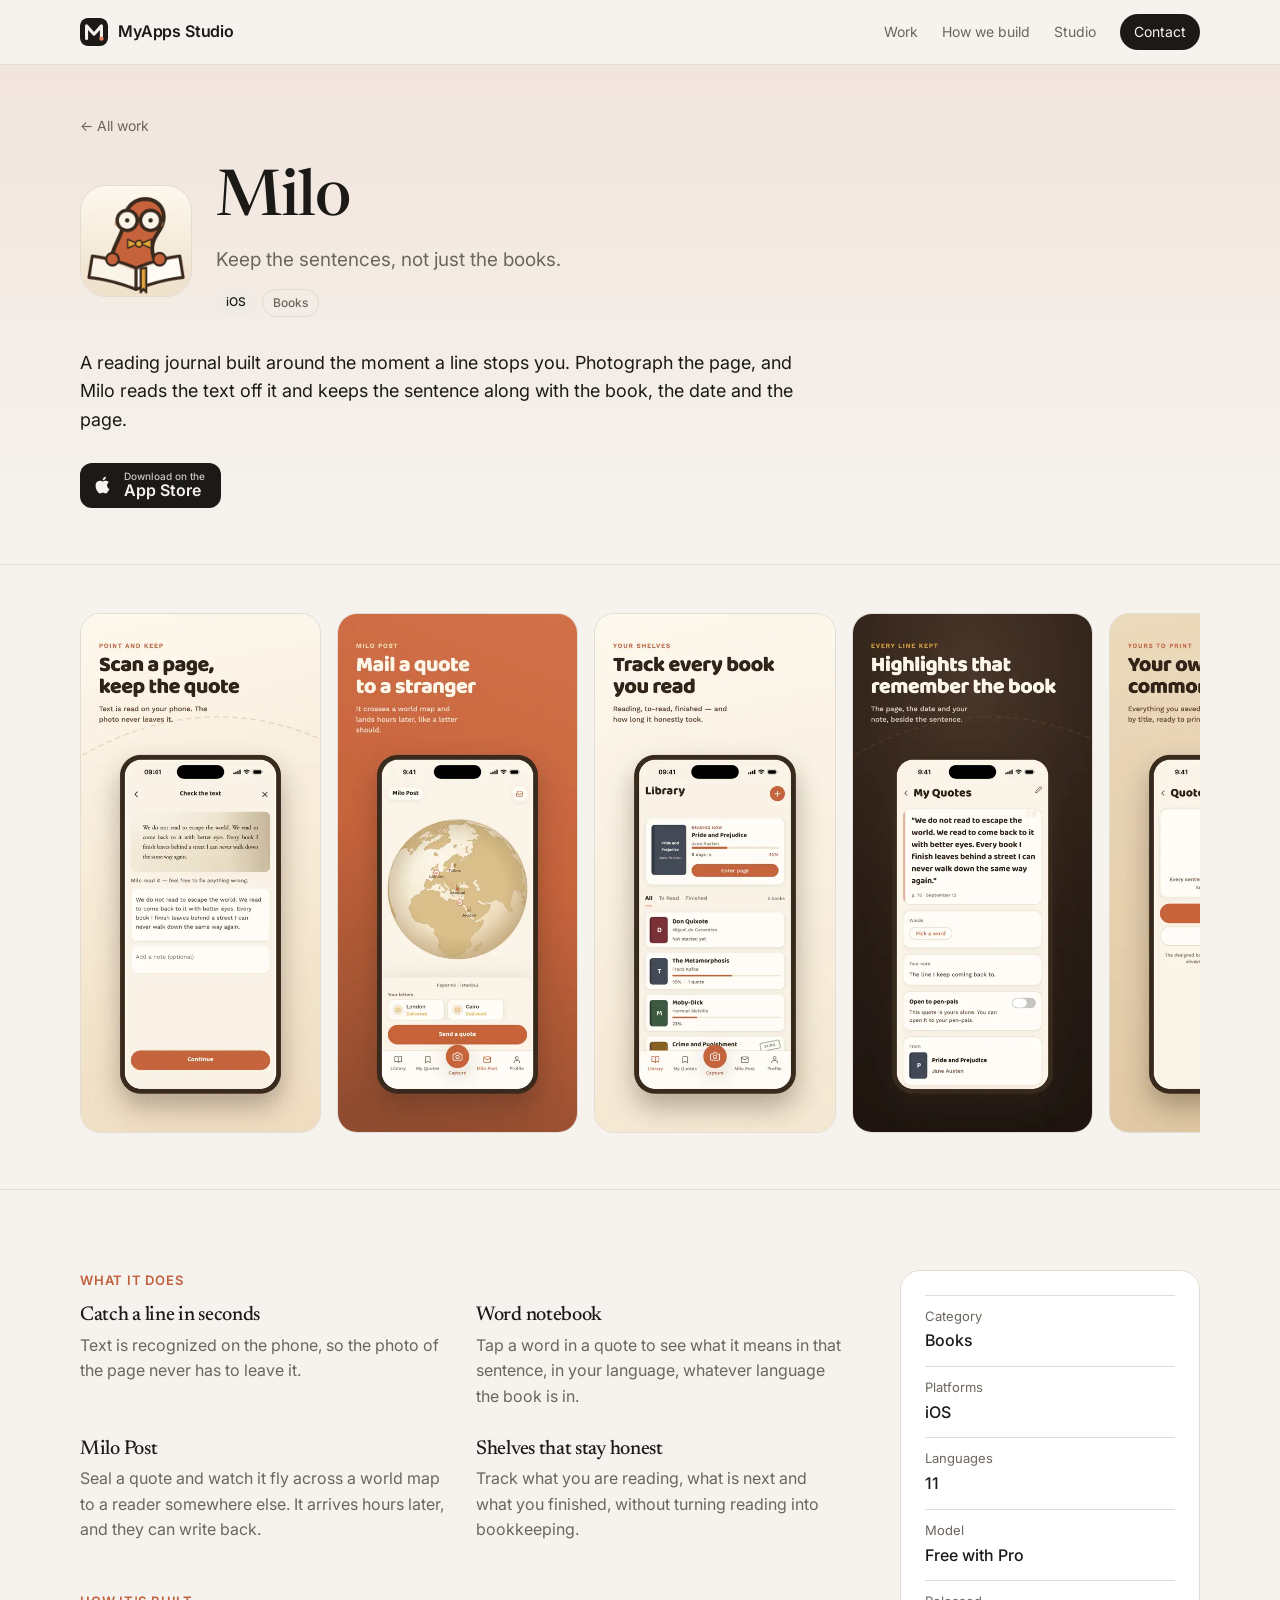
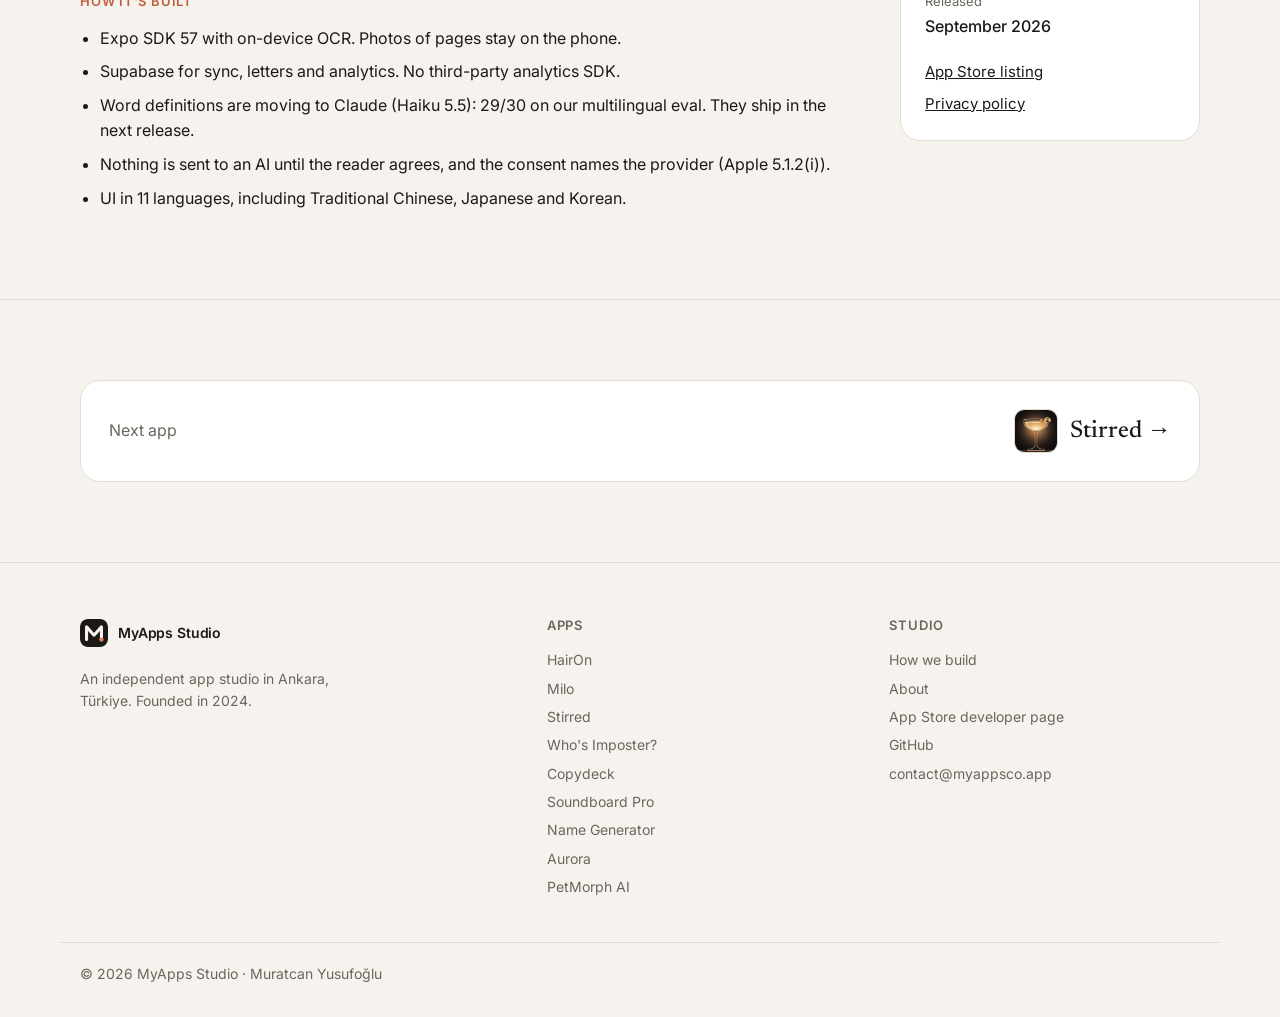
<file: apps/milo.html>
<!DOCTYPE html>
<html lang="en">
<head>
  <meta charset="UTF-8">
  <meta name="viewport" content="width=device-width, initial-scale=1.0">
  <title>Milo · MyApps Studio</title>
  <meta name="description" content="Milo: Book Quotes &amp; Journal: A reading journal built around the moment a line stops you. Photograph the page, and Milo reads the text off it and keeps the sentence along with the book, the date and the page.">
  <meta property="og:title" content="Milo · MyApps Studio">
  <meta property="og:description" content="Milo: Book Quotes &amp; Journal: A reading journal built around the moment a line stops you. Photograph the page, and Milo reads the text off it and keeps the sentence along with the book, the date and the page.">
  <meta property="og:type" content="website">
  <link rel="icon" href="../favicon.svg" type="image/svg+xml">
  <link rel="apple-touch-icon" href="../apple-touch-icon.png">
  <link rel="preconnect" href="https://fonts.googleapis.com">
  <link rel="preconnect" href="https://fonts.gstatic.com" crossorigin>
  <link href="https://fonts.googleapis.com/css2?family=Inter:wght@400;500;600&family=Newsreader:opsz,wght@6..72,400;6..72,500&display=swap" rel="stylesheet">
  <link rel="stylesheet" href="../styles.css">
</head>
<body>

<header class="site-header">
  <div class="wrap">
    <a class="brand" href="../index.html"><img class="brand-mark" src="../favicon.svg" alt=""> MyApps Studio</a>
    <nav class="nav">
      <a href="../index.html#work">Work</a>
      <a href="../claude.html">How we build</a>
      <a href="../index.html#studio">Studio</a>
      <a class="nav-cta" href="mailto:contact@myappsco.app">Contact</a>
    </nav>
  </div>
</header>

<main>
  <section class="app-hero" style="--accent:#c6633c">
    <div class="wrap">
      <a class="back" href="../index.html#work">← All work</a>
      <div class="app-head">
        <img class="app-icon app-icon-lg" src="../assets/apps/milo/icon.png" alt="">
        <div>
          <h1>Milo</h1>
          <p class="lede">Keep the sentences, not just the books.</p>
          <div class="chips"><span class="chip">iOS</span><span class="chip chip-plain">Books</span></div>
        </div>
      </div>
      <p class="app-summary">A reading journal built around the moment a line stops you. Photograph the page, and Milo reads the text off it and keeps the sentence along with the book, the date and the page.</p>
      <div class="store-row"><a class="store-btn" href="https://apps.apple.com/app/id6812041975" target="_blank" rel="noopener"><svg viewBox="0 0 24 24" aria-hidden="true"><path fill="currentColor" d="M16.4 12.6c0-2.3 1.9-3.4 2-3.5-1.1-1.6-2.8-1.8-3.4-1.8-1.4-.2-2.8.8-3.5.8-.7 0-1.8-.8-3-.8-1.5 0-3 .9-3.8 2.3-1.6 2.8-.4 7 1.2 9.3.8 1.1 1.7 2.4 2.9 2.3 1.2 0 1.6-.7 3-.7s1.8.7 3 .7c1.3 0 2.1-1.1 2.8-2.3.9-1.3 1.3-2.6 1.3-2.6s-2.5-1-2.5-3.7zM14.2 5.8c.6-.8 1.1-1.8 1-2.8-.9 0-2 .6-2.7 1.4-.6.7-1.1 1.7-1 2.7 1 .1 2-.5 2.7-1.3z"/></svg><span><small>Download on the</small>App Store</span></a></div>
    </div>
  </section>

  <section class="gallery-section">
    <div class="wrap">
      <div class="gallery"><img src="../assets/apps/milo/shot-1.webp" alt="Milo screenshot 1" loading="lazy"><img src="../assets/apps/milo/shot-2.webp" alt="Milo screenshot 2" loading="lazy"><img src="../assets/apps/milo/shot-3.webp" alt="Milo screenshot 3" loading="lazy"><img src="../assets/apps/milo/shot-4.webp" alt="Milo screenshot 4" loading="lazy"><img src="../assets/apps/milo/shot-5.webp" alt="Milo screenshot 5" loading="lazy"><img src="../assets/apps/milo/shot-6.webp" alt="Milo screenshot 6" loading="lazy"></div>
    </div>
  </section>

  <section>
    <div class="wrap app-body">
      <div>
        <p class="eyebrow">What it does</p>
        <div class="feature-list">
          <div><h3>Catch a line in seconds</h3><p>Text is recognized on the phone, so the photo of the page never has to leave it.</p></div><div><h3>Word notebook</h3><p>Tap a word in a quote to see what it means in that sentence, in your language, whatever language the book is in.</p></div><div><h3>Milo Post</h3><p>Seal a quote and watch it fly across a world map to a reader somewhere else. It arrives hours later, and they can write back.</p></div><div><h3>Shelves that stay honest</h3><p>Track what you are reading, what is next and what you finished, without turning reading into bookkeeping.</p></div>
        </div>
        <p class="eyebrow" style="margin-top:48px">How it's built</p>
        <ul class="built-list"><li>Expo SDK 57 with on-device OCR. Photos of pages stay on the phone.</li><li>Supabase for sync, letters and analytics. No third-party analytics SDK.</li><li>Word definitions are moving to Claude (Haiku 5.5): 29/30 on our multilingual eval. They ship in the next release.</li><li>Nothing is sent to an AI until the reader agrees, and the consent names the provider (Apple 5.1.2(i)).</li><li>UI in 11 languages, including Traditional Chinese, Japanese and Korean.</li></ul>
      </div>
      <aside class="app-aside">
        <dl class="facts">
          <div><dt>Category</dt><dd>Books</dd></div>
          <div><dt>Platforms</dt><dd>iOS</dd></div>
          <div><dt>Languages</dt><dd>11</dd></div><div><dt>Model</dt><dd>Free with Pro</dd></div><div><dt>Released</dt><dd>September 2026</dd></div>
        </dl>
        <div class="aside-links"><a href="https://apps.apple.com/app/id6812041975" target="_blank" rel="noopener">App Store listing</a><a href="https://milo-legal.muratcan-ysfgl.workers.dev/privacy/" target="_blank" rel="noopener">Privacy policy</a></div>
      </aside>
    </div>
  </section>

  <section>
    <div class="wrap">
      <a class="next-app" href="stirred.html">
        <span class="muted">Next app</span>
        <span class="next-name"><img class="app-icon" src="../assets/apps/stirred/icon.png" alt=""> Stirred →</span>
      </a>
    </div>
  </section>

</main>

<footer class="site-footer">
  <div class="wrap footer-grid">
    <div>
      <a class="brand" href="../index.html"><img class="brand-mark" src="../favicon.svg" alt=""> MyApps Studio</a>
      <p class="muted">An independent app studio in Ankara, Türkiye. Founded in 2024.</p>
    </div>
    <div>
      <h4>Apps</h4>
      <a href="../apps/hairon.html">HairOn</a><a href="../apps/milo.html">Milo</a><a href="../apps/stirred.html">Stirred</a><a href="../apps/whos-imposter.html">Who&#x27;s Imposter?</a><a href="../apps/copydeck.html">Copydeck</a><a href="../apps/soundboard-pro.html">Soundboard Pro</a><a href="../apps/name-generator.html">Name Generator</a><a href="../apps/aurora.html">Aurora</a><a href="../apps/petmorph.html">PetMorph AI</a>
    </div>
    <div>
      <h4>Studio</h4>
      <a href="../claude.html">How we build</a>
      <a href="../index.html#studio">About</a>
      <a href="https://apps.apple.com/developer/id1682346986" target="_blank" rel="noopener">App Store developer page</a>
      <a href="https://github.com/muratcanyusufoglu" target="_blank" rel="noopener">GitHub</a>
      <a href="mailto:contact@myappsco.app">contact@myappsco.app</a>
    </div>
  </div>
  <div class="wrap footer-base muted">© 2026 MyApps Studio · Muratcan Yusufoğlu</div>
</footer>

</body>
</html>
</file>
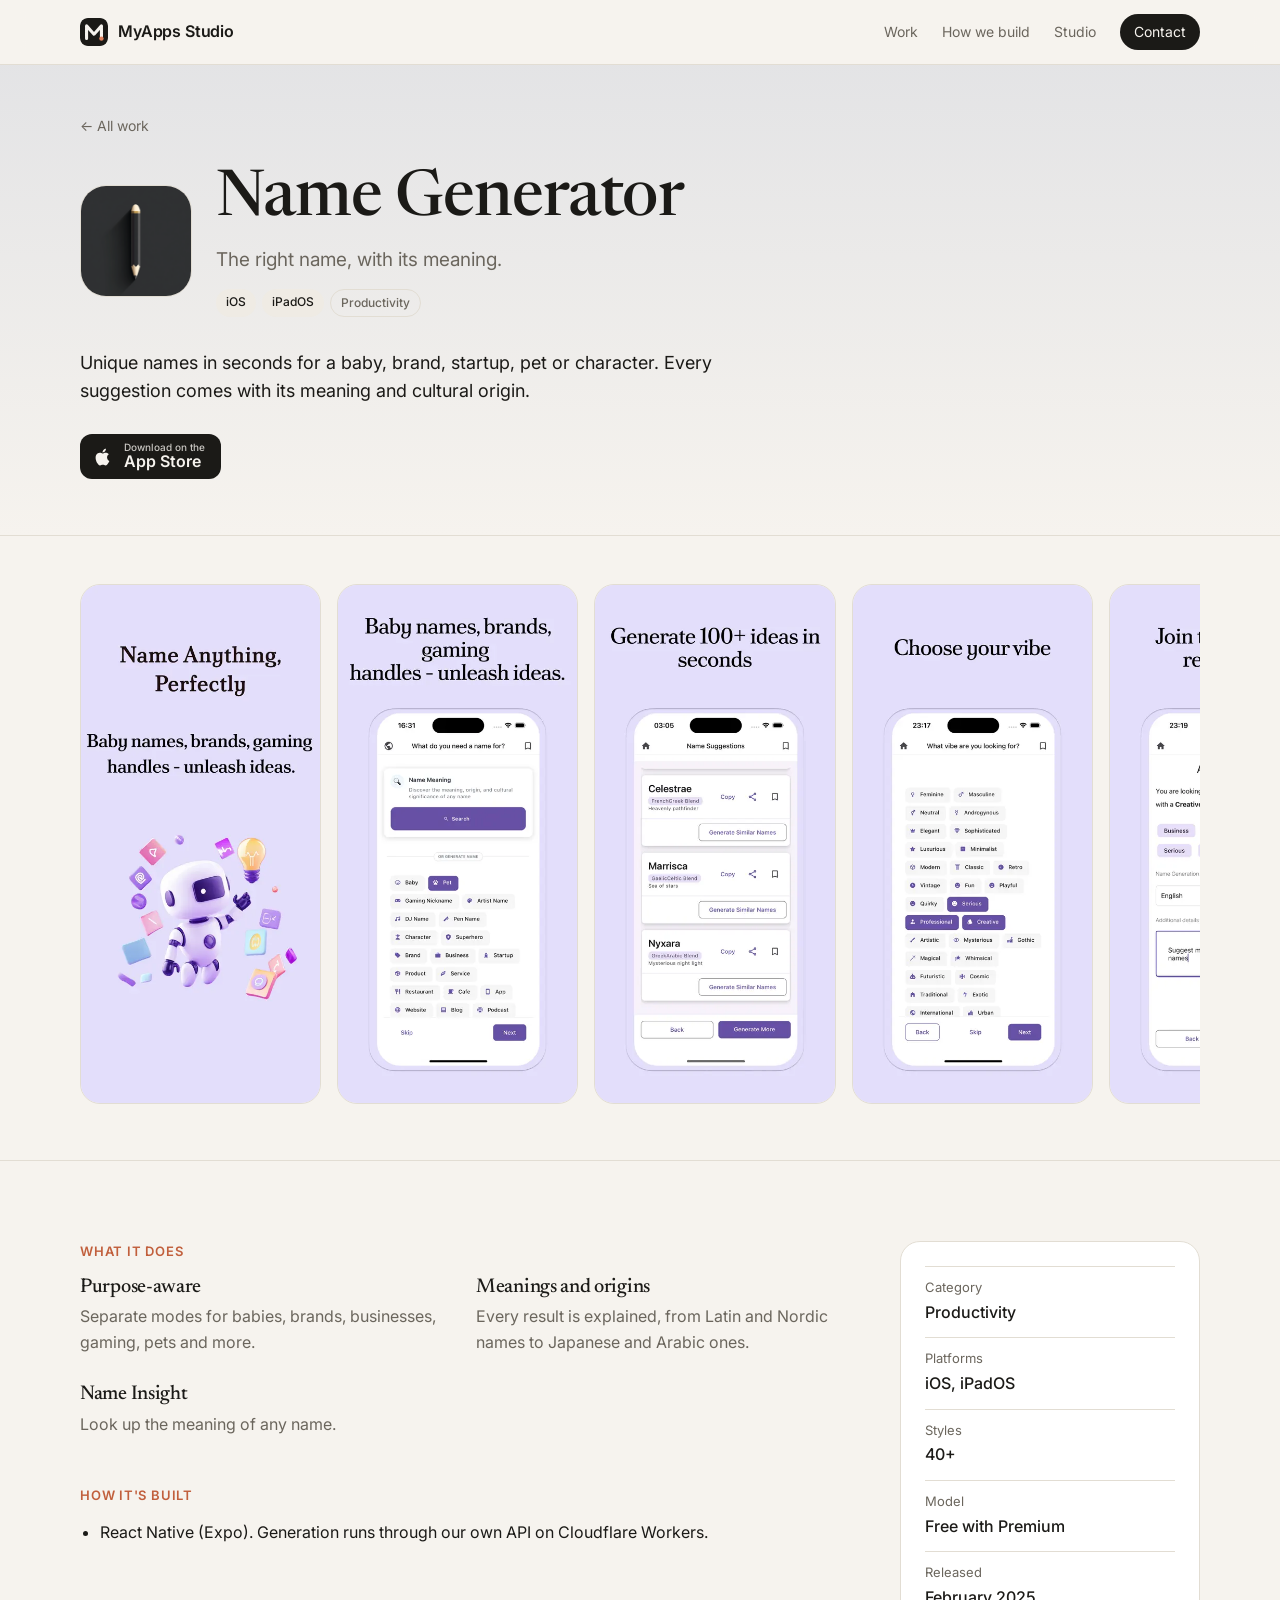
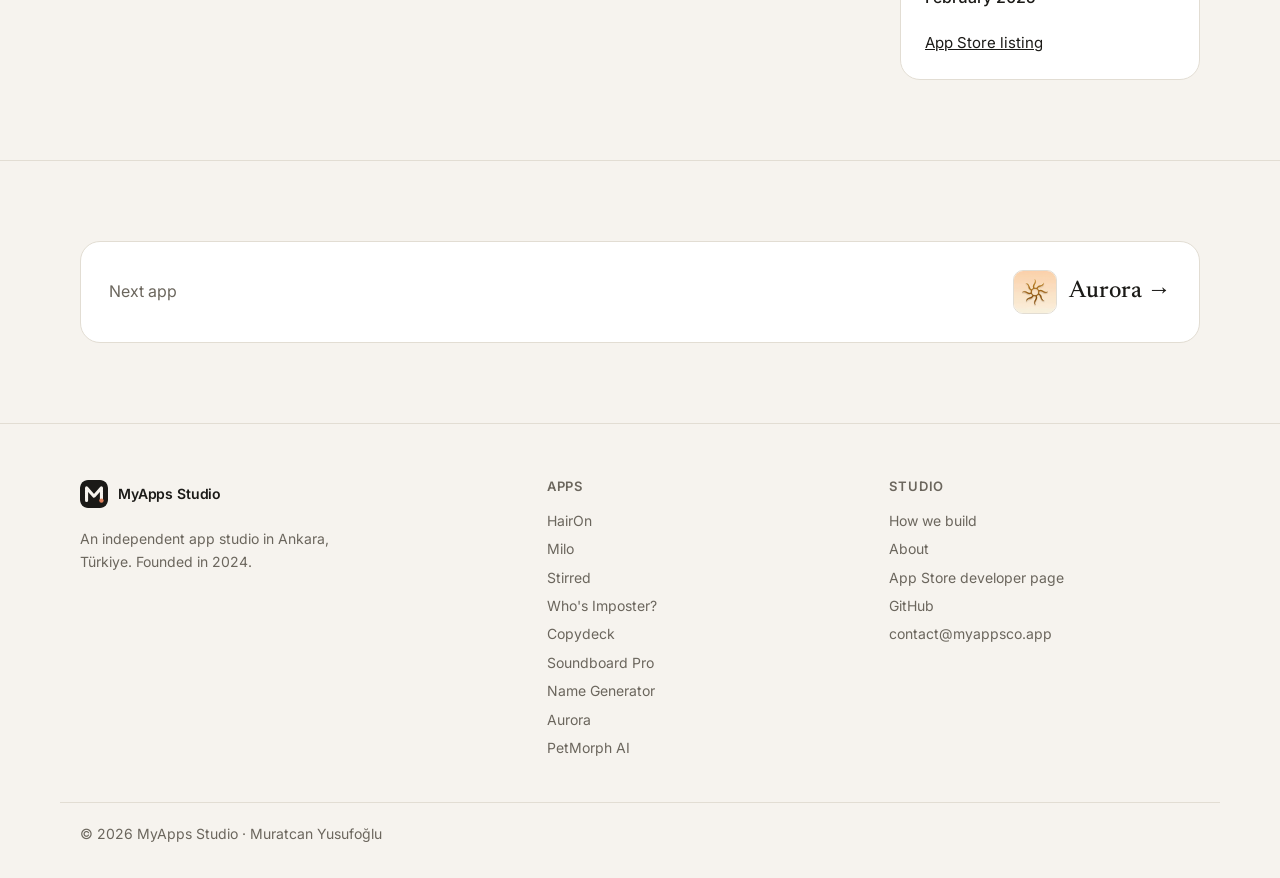
<file: apps/name-generator.html>
<!DOCTYPE html>
<html lang="en">
<head>
  <meta charset="UTF-8">
  <meta name="viewport" content="width=device-width, initial-scale=1.0">
  <title>Name Generator · MyApps Studio</title>
  <meta name="description" content="Name Generator: Baby &amp; Brand: Unique names in seconds for a baby, brand, startup, pet or character. Every suggestion comes with its meaning and cultural origin.">
  <meta property="og:title" content="Name Generator · MyApps Studio">
  <meta property="og:description" content="Name Generator: Baby &amp; Brand: Unique names in seconds for a baby, brand, startup, pet or character. Every suggestion comes with its meaning and cultural origin.">
  <meta property="og:type" content="website">
  <link rel="icon" href="../favicon.svg" type="image/svg+xml">
  <link rel="apple-touch-icon" href="../apple-touch-icon.png">
  <link rel="preconnect" href="https://fonts.googleapis.com">
  <link rel="preconnect" href="https://fonts.gstatic.com" crossorigin>
  <link href="https://fonts.googleapis.com/css2?family=Inter:wght@400;500;600&family=Newsreader:opsz,wght@6..72,400;6..72,500&display=swap" rel="stylesheet">
  <link rel="stylesheet" href="../styles.css">
</head>
<body>

<header class="site-header">
  <div class="wrap">
    <a class="brand" href="../index.html"><img class="brand-mark" src="../favicon.svg" alt=""> MyApps Studio</a>
    <nav class="nav">
      <a href="../index.html#work">Work</a>
      <a href="../claude.html">How we build</a>
      <a href="../index.html#studio">Studio</a>
      <a class="nav-cta" href="mailto:contact@myappsco.app">Contact</a>
    </nav>
  </div>
</header>

<main>
  <section class="app-hero" style="--accent:#3d5a99">
    <div class="wrap">
      <a class="back" href="../index.html#work">← All work</a>
      <div class="app-head">
        <img class="app-icon app-icon-lg" src="../assets/apps/name-generator/icon.png" alt="">
        <div>
          <h1>Name Generator</h1>
          <p class="lede">The right name, with its meaning.</p>
          <div class="chips"><span class="chip">iOS</span><span class="chip">iPadOS</span><span class="chip chip-plain">Productivity</span></div>
        </div>
      </div>
      <p class="app-summary">Unique names in seconds for a baby, brand, startup, pet or character. Every suggestion comes with its meaning and cultural origin.</p>
      <div class="store-row"><a class="store-btn" href="https://apps.apple.com/app/id6741737856" target="_blank" rel="noopener"><svg viewBox="0 0 24 24" aria-hidden="true"><path fill="currentColor" d="M16.4 12.6c0-2.3 1.9-3.4 2-3.5-1.1-1.6-2.8-1.8-3.4-1.8-1.4-.2-2.8.8-3.5.8-.7 0-1.8-.8-3-.8-1.5 0-3 .9-3.8 2.3-1.6 2.8-.4 7 1.2 9.3.8 1.1 1.7 2.4 2.9 2.3 1.2 0 1.6-.7 3-.7s1.8.7 3 .7c1.3 0 2.1-1.1 2.8-2.3.9-1.3 1.3-2.6 1.3-2.6s-2.5-1-2.5-3.7zM14.2 5.8c.6-.8 1.1-1.8 1-2.8-.9 0-2 .6-2.7 1.4-.6.7-1.1 1.7-1 2.7 1 .1 2-.5 2.7-1.3z"/></svg><span><small>Download on the</small>App Store</span></a></div>
    </div>
  </section>

  <section class="gallery-section">
    <div class="wrap">
      <div class="gallery"><img src="../assets/apps/name-generator/shot-1.webp" alt="Name Generator screenshot 1" loading="lazy"><img src="../assets/apps/name-generator/shot-2.webp" alt="Name Generator screenshot 2" loading="lazy"><img src="../assets/apps/name-generator/shot-3.webp" alt="Name Generator screenshot 3" loading="lazy"><img src="../assets/apps/name-generator/shot-4.webp" alt="Name Generator screenshot 4" loading="lazy"><img src="../assets/apps/name-generator/shot-5.webp" alt="Name Generator screenshot 5" loading="lazy"><img src="../assets/apps/name-generator/shot-6.webp" alt="Name Generator screenshot 6" loading="lazy"></div>
    </div>
  </section>

  <section>
    <div class="wrap app-body">
      <div>
        <p class="eyebrow">What it does</p>
        <div class="feature-list">
          <div><h3>Purpose-aware</h3><p>Separate modes for babies, brands, businesses, gaming, pets and more.</p></div><div><h3>Meanings and origins</h3><p>Every result is explained, from Latin and Nordic names to Japanese and Arabic ones.</p></div><div><h3>Name Insight</h3><p>Look up the meaning of any name.</p></div>
        </div>
        <p class="eyebrow" style="margin-top:48px">How it's built</p>
        <ul class="built-list"><li>React Native (Expo). Generation runs through our own API on Cloudflare Workers.</li></ul>
      </div>
      <aside class="app-aside">
        <dl class="facts">
          <div><dt>Category</dt><dd>Productivity</dd></div>
          <div><dt>Platforms</dt><dd>iOS, iPadOS</dd></div>
          <div><dt>Styles</dt><dd>40+</dd></div><div><dt>Model</dt><dd>Free with Premium</dd></div><div><dt>Released</dt><dd>February 2025</dd></div>
        </dl>
        <div class="aside-links"><a href="https://apps.apple.com/app/id6741737856" target="_blank" rel="noopener">App Store listing</a></div>
      </aside>
    </div>
  </section>

  <section>
    <div class="wrap">
      <a class="next-app" href="aurora.html">
        <span class="muted">Next app</span>
        <span class="next-name"><img class="app-icon" src="../assets/apps/aurora/icon.png" alt=""> Aurora →</span>
      </a>
    </div>
  </section>

</main>

<footer class="site-footer">
  <div class="wrap footer-grid">
    <div>
      <a class="brand" href="../index.html"><img class="brand-mark" src="../favicon.svg" alt=""> MyApps Studio</a>
      <p class="muted">An independent app studio in Ankara, Türkiye. Founded in 2024.</p>
    </div>
    <div>
      <h4>Apps</h4>
      <a href="../apps/hairon.html">HairOn</a><a href="../apps/milo.html">Milo</a><a href="../apps/stirred.html">Stirred</a><a href="../apps/whos-imposter.html">Who&#x27;s Imposter?</a><a href="../apps/copydeck.html">Copydeck</a><a href="../apps/soundboard-pro.html">Soundboard Pro</a><a href="../apps/name-generator.html">Name Generator</a><a href="../apps/aurora.html">Aurora</a><a href="../apps/petmorph.html">PetMorph AI</a>
    </div>
    <div>
      <h4>Studio</h4>
      <a href="../claude.html">How we build</a>
      <a href="../index.html#studio">About</a>
      <a href="https://apps.apple.com/developer/id1682346986" target="_blank" rel="noopener">App Store developer page</a>
      <a href="https://github.com/muratcanyusufoglu" target="_blank" rel="noopener">GitHub</a>
      <a href="mailto:contact@myappsco.app">contact@myappsco.app</a>
    </div>
  </div>
  <div class="wrap footer-base muted">© 2026 MyApps Studio · Muratcan Yusufoğlu</div>
</footer>

</body>
</html>
</file>
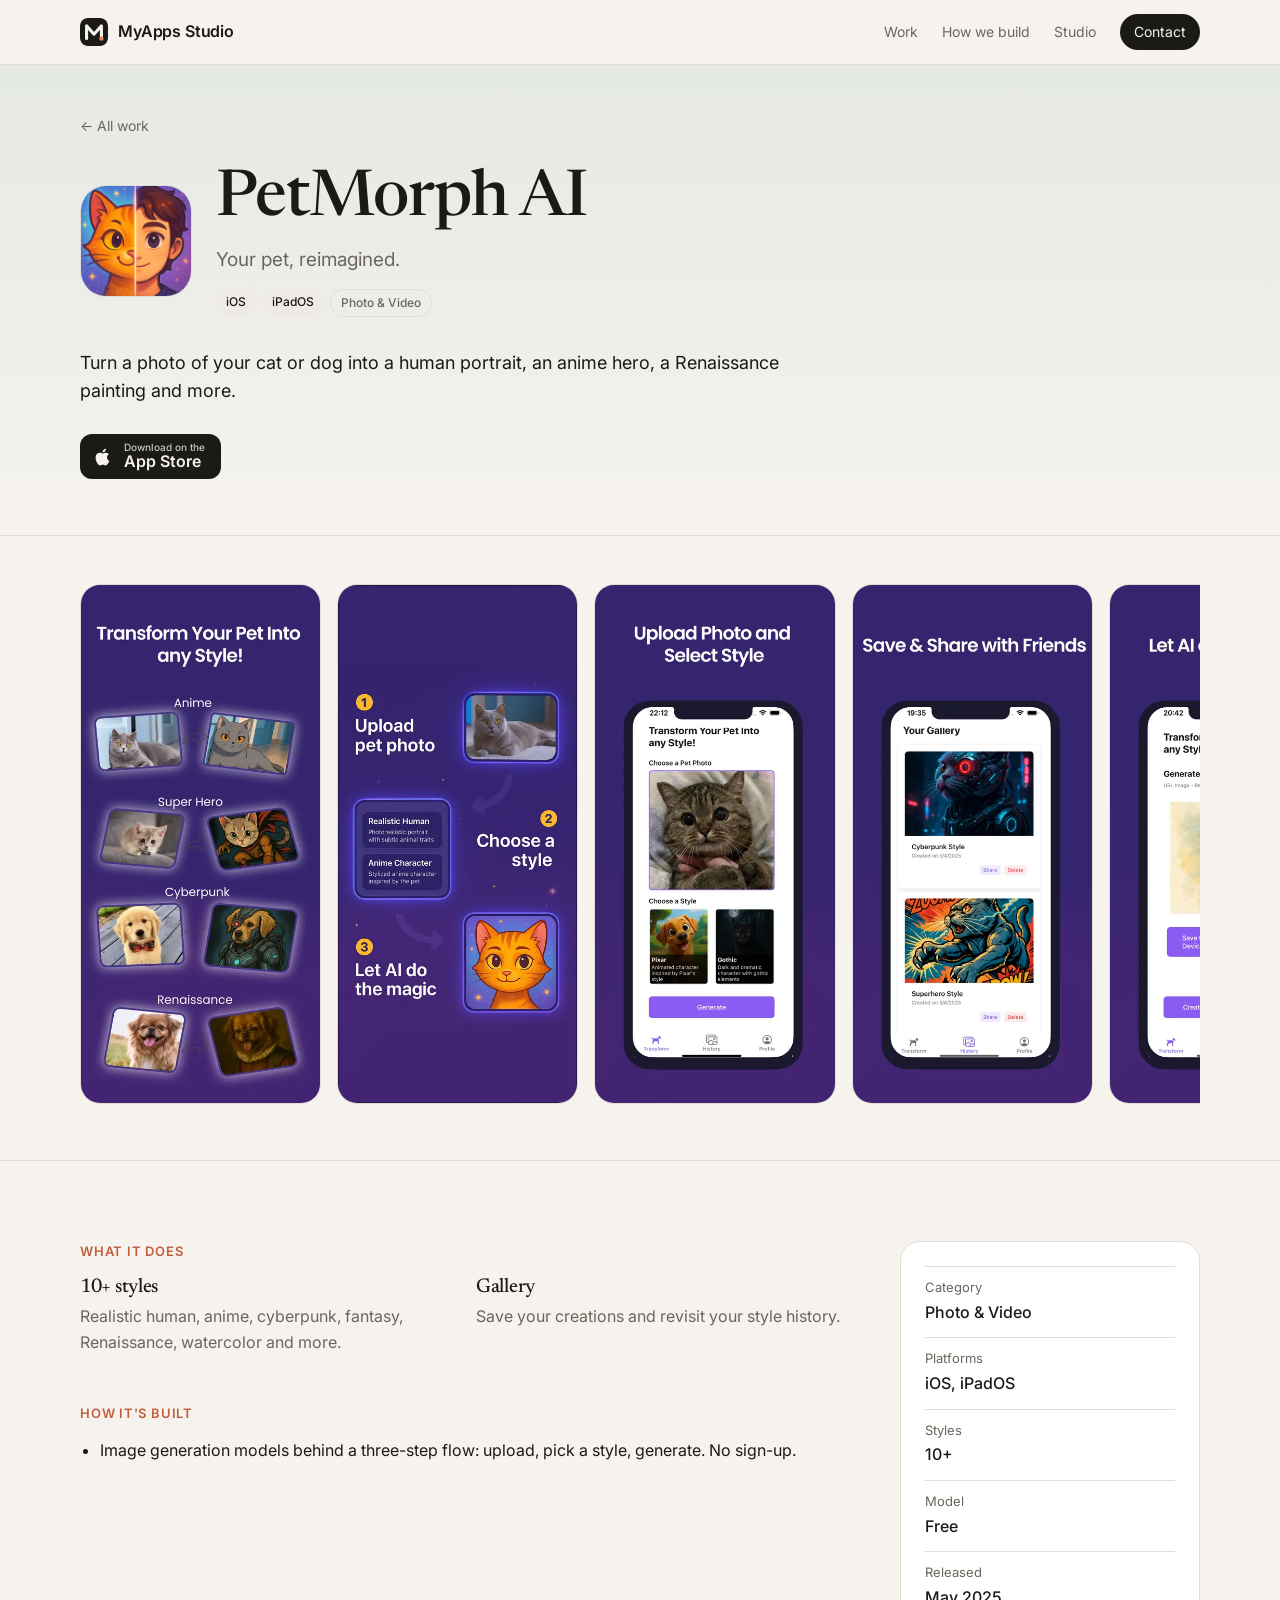
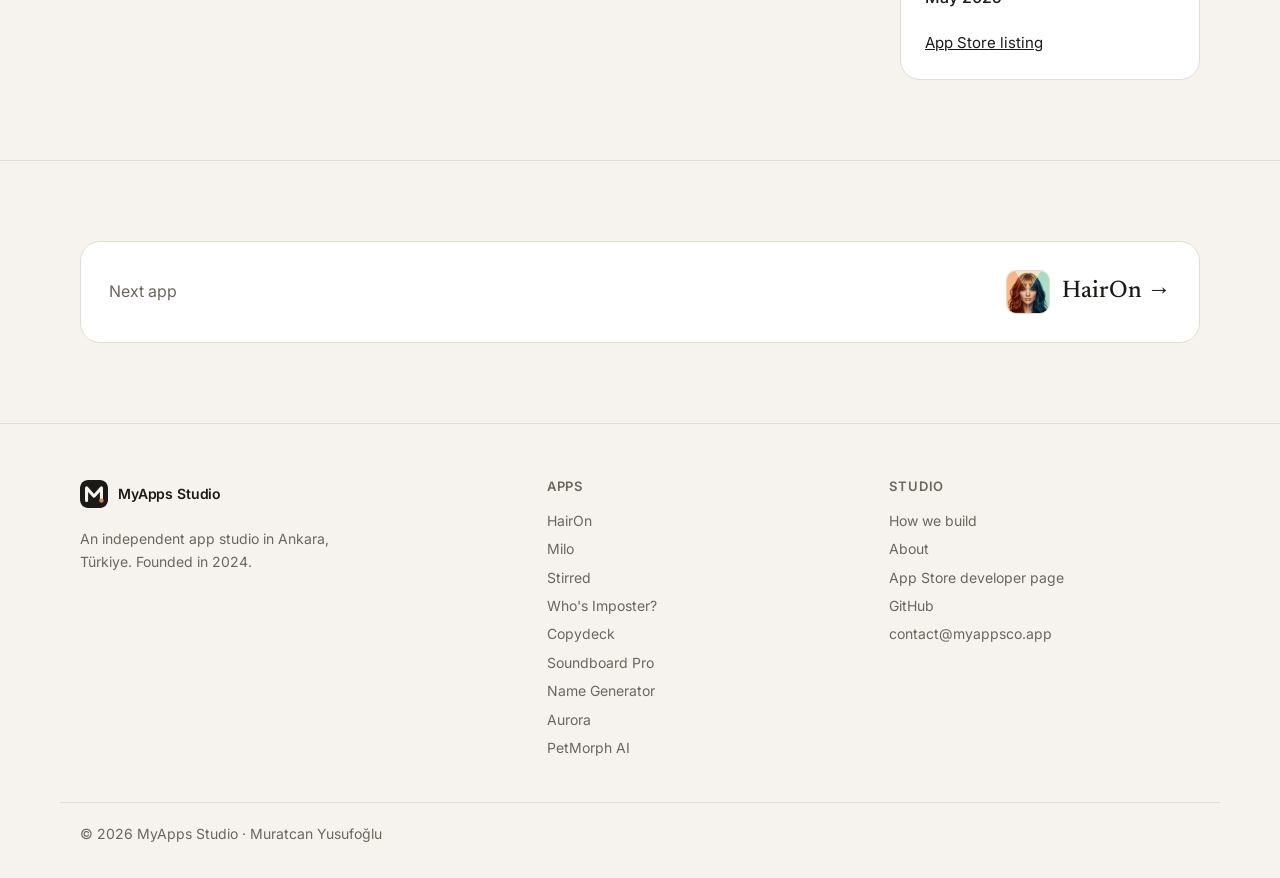
<file: apps/petmorph.html>
<!DOCTYPE html>
<html lang="en">
<head>
  <meta charset="UTF-8">
  <meta name="viewport" content="width=device-width, initial-scale=1.0">
  <title>PetMorph AI · MyApps Studio</title>
  <meta name="description" content="PetMorph AI: Turn a photo of your cat or dog into a human portrait, an anime hero, a Renaissance painting and more.">
  <meta property="og:title" content="PetMorph AI · MyApps Studio">
  <meta property="og:description" content="PetMorph AI: Turn a photo of your cat or dog into a human portrait, an anime hero, a Renaissance painting and more.">
  <meta property="og:type" content="website">
  <link rel="icon" href="../favicon.svg" type="image/svg+xml">
  <link rel="apple-touch-icon" href="../apple-touch-icon.png">
  <link rel="preconnect" href="https://fonts.googleapis.com">
  <link rel="preconnect" href="https://fonts.gstatic.com" crossorigin>
  <link href="https://fonts.googleapis.com/css2?family=Inter:wght@400;500;600&family=Newsreader:opsz,wght@6..72,400;6..72,500&display=swap" rel="stylesheet">
  <link rel="stylesheet" href="../styles.css">
</head>
<body>

<header class="site-header">
  <div class="wrap">
    <a class="brand" href="../index.html"><img class="brand-mark" src="../favicon.svg" alt=""> MyApps Studio</a>
    <nav class="nav">
      <a href="../index.html#work">Work</a>
      <a href="../claude.html">How we build</a>
      <a href="../index.html#studio">Studio</a>
      <a class="nav-cta" href="mailto:contact@myappsco.app">Contact</a>
    </nav>
  </div>
</header>

<main>
  <section class="app-hero" style="--accent:#4b8a8a">
    <div class="wrap">
      <a class="back" href="../index.html#work">← All work</a>
      <div class="app-head">
        <img class="app-icon app-icon-lg" src="../assets/apps/petmorph/icon.png" alt="">
        <div>
          <h1>PetMorph AI</h1>
          <p class="lede">Your pet, reimagined.</p>
          <div class="chips"><span class="chip">iOS</span><span class="chip">iPadOS</span><span class="chip chip-plain">Photo &amp; Video</span></div>
        </div>
      </div>
      <p class="app-summary">Turn a photo of your cat or dog into a human portrait, an anime hero, a Renaissance painting and more.</p>
      <div class="store-row"><a class="store-btn" href="https://apps.apple.com/app/id6744692370" target="_blank" rel="noopener"><svg viewBox="0 0 24 24" aria-hidden="true"><path fill="currentColor" d="M16.4 12.6c0-2.3 1.9-3.4 2-3.5-1.1-1.6-2.8-1.8-3.4-1.8-1.4-.2-2.8.8-3.5.8-.7 0-1.8-.8-3-.8-1.5 0-3 .9-3.8 2.3-1.6 2.8-.4 7 1.2 9.3.8 1.1 1.7 2.4 2.9 2.3 1.2 0 1.6-.7 3-.7s1.8.7 3 .7c1.3 0 2.1-1.1 2.8-2.3.9-1.3 1.3-2.6 1.3-2.6s-2.5-1-2.5-3.7zM14.2 5.8c.6-.8 1.1-1.8 1-2.8-.9 0-2 .6-2.7 1.4-.6.7-1.1 1.7-1 2.7 1 .1 2-.5 2.7-1.3z"/></svg><span><small>Download on the</small>App Store</span></a></div>
    </div>
  </section>

  <section class="gallery-section">
    <div class="wrap">
      <div class="gallery"><img src="../assets/apps/petmorph/shot-1.webp" alt="PetMorph AI screenshot 1" loading="lazy"><img src="../assets/apps/petmorph/shot-2.webp" alt="PetMorph AI screenshot 2" loading="lazy"><img src="../assets/apps/petmorph/shot-3.webp" alt="PetMorph AI screenshot 3" loading="lazy"><img src="../assets/apps/petmorph/shot-4.webp" alt="PetMorph AI screenshot 4" loading="lazy"><img src="../assets/apps/petmorph/shot-5.webp" alt="PetMorph AI screenshot 5" loading="lazy"></div>
    </div>
  </section>

  <section>
    <div class="wrap app-body">
      <div>
        <p class="eyebrow">What it does</p>
        <div class="feature-list">
          <div><h3>10+ styles</h3><p>Realistic human, anime, cyberpunk, fantasy, Renaissance, watercolor and more.</p></div><div><h3>Gallery</h3><p>Save your creations and revisit your style history.</p></div>
        </div>
        <p class="eyebrow" style="margin-top:48px">How it's built</p>
        <ul class="built-list"><li>Image generation models behind a three-step flow: upload, pick a style, generate. No sign-up.</li></ul>
      </div>
      <aside class="app-aside">
        <dl class="facts">
          <div><dt>Category</dt><dd>Photo &amp; Video</dd></div>
          <div><dt>Platforms</dt><dd>iOS, iPadOS</dd></div>
          <div><dt>Styles</dt><dd>10+</dd></div><div><dt>Model</dt><dd>Free</dd></div><div><dt>Released</dt><dd>May 2025</dd></div>
        </dl>
        <div class="aside-links"><a href="https://apps.apple.com/app/id6744692370" target="_blank" rel="noopener">App Store listing</a></div>
      </aside>
    </div>
  </section>

  <section>
    <div class="wrap">
      <a class="next-app" href="hairon.html">
        <span class="muted">Next app</span>
        <span class="next-name"><img class="app-icon" src="../assets/apps/hairon/icon.png" alt=""> HairOn →</span>
      </a>
    </div>
  </section>

</main>

<footer class="site-footer">
  <div class="wrap footer-grid">
    <div>
      <a class="brand" href="../index.html"><img class="brand-mark" src="../favicon.svg" alt=""> MyApps Studio</a>
      <p class="muted">An independent app studio in Ankara, Türkiye. Founded in 2024.</p>
    </div>
    <div>
      <h4>Apps</h4>
      <a href="../apps/hairon.html">HairOn</a><a href="../apps/milo.html">Milo</a><a href="../apps/stirred.html">Stirred</a><a href="../apps/whos-imposter.html">Who&#x27;s Imposter?</a><a href="../apps/copydeck.html">Copydeck</a><a href="../apps/soundboard-pro.html">Soundboard Pro</a><a href="../apps/name-generator.html">Name Generator</a><a href="../apps/aurora.html">Aurora</a><a href="../apps/petmorph.html">PetMorph AI</a>
    </div>
    <div>
      <h4>Studio</h4>
      <a href="../claude.html">How we build</a>
      <a href="../index.html#studio">About</a>
      <a href="https://apps.apple.com/developer/id1682346986" target="_blank" rel="noopener">App Store developer page</a>
      <a href="https://github.com/muratcanyusufoglu" target="_blank" rel="noopener">GitHub</a>
      <a href="mailto:contact@myappsco.app">contact@myappsco.app</a>
    </div>
  </div>
  <div class="wrap footer-base muted">© 2026 MyApps Studio · Muratcan Yusufoğlu</div>
</footer>

</body>
</html>
</file>
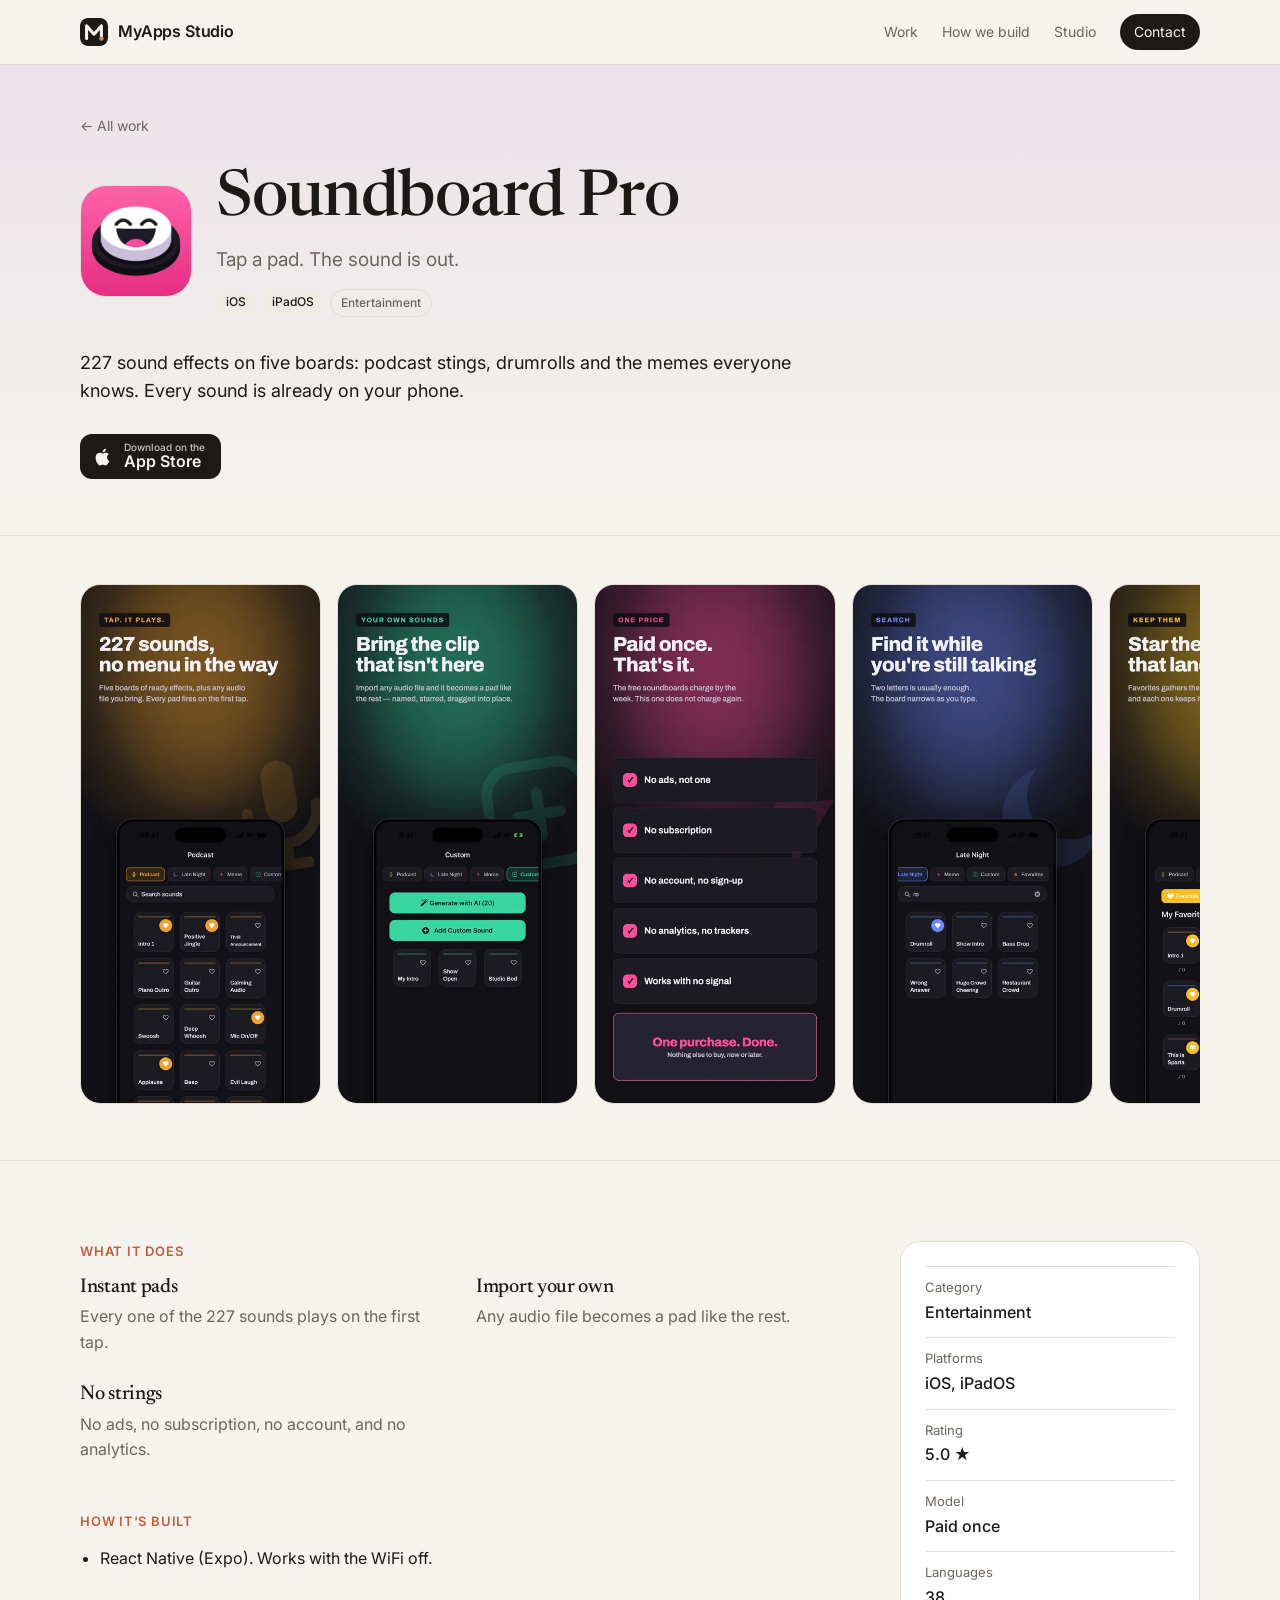
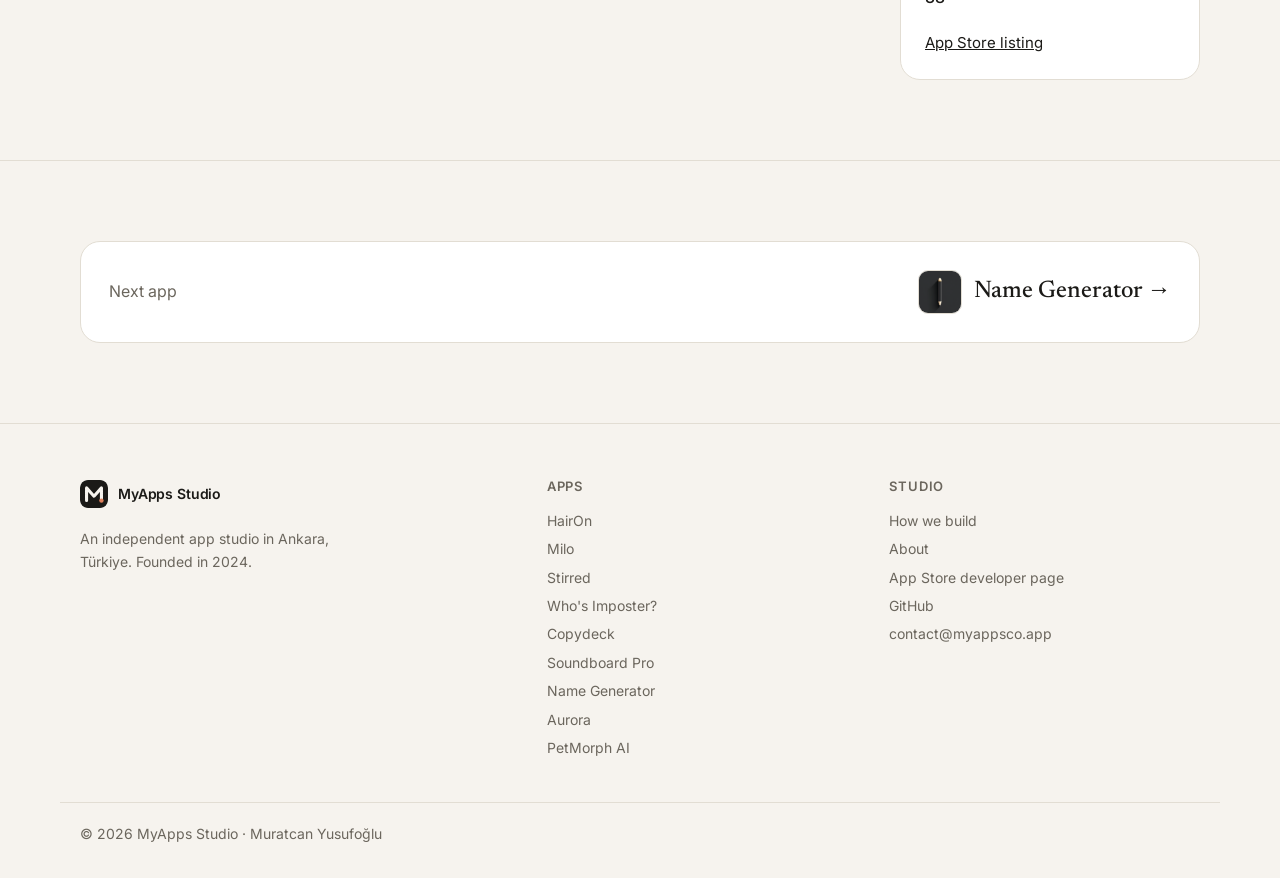
<file: apps/soundboard-pro.html>
<!DOCTYPE html>
<html lang="en">
<head>
  <meta charset="UTF-8">
  <meta name="viewport" content="width=device-width, initial-scale=1.0">
  <title>Soundboard Pro · MyApps Studio</title>
  <meta name="description" content="Soundboard Pro: Meme Sounds: 227 sound effects on five boards: podcast stings, drumrolls and the memes everyone knows. Every sound is already on your phone.">
  <meta property="og:title" content="Soundboard Pro · MyApps Studio">
  <meta property="og:description" content="Soundboard Pro: Meme Sounds: 227 sound effects on five boards: podcast stings, drumrolls and the memes everyone knows. Every sound is already on your phone.">
  <meta property="og:type" content="website">
  <link rel="icon" href="../favicon.svg" type="image/svg+xml">
  <link rel="apple-touch-icon" href="../apple-touch-icon.png">
  <link rel="preconnect" href="https://fonts.googleapis.com">
  <link rel="preconnect" href="https://fonts.gstatic.com" crossorigin>
  <link href="https://fonts.googleapis.com/css2?family=Inter:wght@400;500;600&family=Newsreader:opsz,wght@6..72,400;6..72,500&display=swap" rel="stylesheet">
  <link rel="stylesheet" href="../styles.css">
</head>
<body>

<header class="site-header">
  <div class="wrap">
    <a class="brand" href="../index.html"><img class="brand-mark" src="../favicon.svg" alt=""> MyApps Studio</a>
    <nav class="nav">
      <a href="../index.html#work">Work</a>
      <a href="../claude.html">How we build</a>
      <a href="../index.html#studio">Studio</a>
      <a class="nav-cta" href="mailto:contact@myappsco.app">Contact</a>
    </nav>
  </div>
</header>

<main>
  <section class="app-hero" style="--accent:#7a4bb5">
    <div class="wrap">
      <a class="back" href="../index.html#work">← All work</a>
      <div class="app-head">
        <img class="app-icon app-icon-lg" src="../assets/apps/soundboard-pro/icon.png" alt="">
        <div>
          <h1>Soundboard Pro</h1>
          <p class="lede">Tap a pad. The sound is out.</p>
          <div class="chips"><span class="chip">iOS</span><span class="chip">iPadOS</span><span class="chip chip-plain">Entertainment</span></div>
        </div>
      </div>
      <p class="app-summary">227 sound effects on five boards: podcast stings, drumrolls and the memes everyone knows. Every sound is already on your phone.</p>
      <div class="store-row"><a class="store-btn" href="https://apps.apple.com/app/id6742381379" target="_blank" rel="noopener"><svg viewBox="0 0 24 24" aria-hidden="true"><path fill="currentColor" d="M16.4 12.6c0-2.3 1.9-3.4 2-3.5-1.1-1.6-2.8-1.8-3.4-1.8-1.4-.2-2.8.8-3.5.8-.7 0-1.8-.8-3-.8-1.5 0-3 .9-3.8 2.3-1.6 2.8-.4 7 1.2 9.3.8 1.1 1.7 2.4 2.9 2.3 1.2 0 1.6-.7 3-.7s1.8.7 3 .7c1.3 0 2.1-1.1 2.8-2.3.9-1.3 1.3-2.6 1.3-2.6s-2.5-1-2.5-3.7zM14.2 5.8c.6-.8 1.1-1.8 1-2.8-.9 0-2 .6-2.7 1.4-.6.7-1.1 1.7-1 2.7 1 .1 2-.5 2.7-1.3z"/></svg><span><small>Download on the</small>App Store</span></a></div>
    </div>
  </section>

  <section class="gallery-section">
    <div class="wrap">
      <div class="gallery"><img src="../assets/apps/soundboard-pro/shot-1.webp" alt="Soundboard Pro screenshot 1" loading="lazy"><img src="../assets/apps/soundboard-pro/shot-2.webp" alt="Soundboard Pro screenshot 2" loading="lazy"><img src="../assets/apps/soundboard-pro/shot-3.webp" alt="Soundboard Pro screenshot 3" loading="lazy"><img src="../assets/apps/soundboard-pro/shot-4.webp" alt="Soundboard Pro screenshot 4" loading="lazy"><img src="../assets/apps/soundboard-pro/shot-5.webp" alt="Soundboard Pro screenshot 5" loading="lazy"><img src="../assets/apps/soundboard-pro/shot-6.webp" alt="Soundboard Pro screenshot 6" loading="lazy"></div>
    </div>
  </section>

  <section>
    <div class="wrap app-body">
      <div>
        <p class="eyebrow">What it does</p>
        <div class="feature-list">
          <div><h3>Instant pads</h3><p>Every one of the 227 sounds plays on the first tap.</p></div><div><h3>Import your own</h3><p>Any audio file becomes a pad like the rest.</p></div><div><h3>No strings</h3><p>No ads, no subscription, no account, and no analytics.</p></div>
        </div>
        <p class="eyebrow" style="margin-top:48px">How it's built</p>
        <ul class="built-list"><li>React Native (Expo). Works with the WiFi off.</li></ul>
      </div>
      <aside class="app-aside">
        <dl class="facts">
          <div><dt>Category</dt><dd>Entertainment</dd></div>
          <div><dt>Platforms</dt><dd>iOS, iPadOS</dd></div>
          <div><dt>Rating</dt><dd>5.0 ★</dd></div><div><dt>Model</dt><dd>Paid once</dd></div><div><dt>Languages</dt><dd>38</dd></div>
        </dl>
        <div class="aside-links"><a href="https://apps.apple.com/app/id6742381379" target="_blank" rel="noopener">App Store listing</a></div>
      </aside>
    </div>
  </section>

  <section>
    <div class="wrap">
      <a class="next-app" href="name-generator.html">
        <span class="muted">Next app</span>
        <span class="next-name"><img class="app-icon" src="../assets/apps/name-generator/icon.png" alt=""> Name Generator →</span>
      </a>
    </div>
  </section>

</main>

<footer class="site-footer">
  <div class="wrap footer-grid">
    <div>
      <a class="brand" href="../index.html"><img class="brand-mark" src="../favicon.svg" alt=""> MyApps Studio</a>
      <p class="muted">An independent app studio in Ankara, Türkiye. Founded in 2024.</p>
    </div>
    <div>
      <h4>Apps</h4>
      <a href="../apps/hairon.html">HairOn</a><a href="../apps/milo.html">Milo</a><a href="../apps/stirred.html">Stirred</a><a href="../apps/whos-imposter.html">Who&#x27;s Imposter?</a><a href="../apps/copydeck.html">Copydeck</a><a href="../apps/soundboard-pro.html">Soundboard Pro</a><a href="../apps/name-generator.html">Name Generator</a><a href="../apps/aurora.html">Aurora</a><a href="../apps/petmorph.html">PetMorph AI</a>
    </div>
    <div>
      <h4>Studio</h4>
      <a href="../claude.html">How we build</a>
      <a href="../index.html#studio">About</a>
      <a href="https://apps.apple.com/developer/id1682346986" target="_blank" rel="noopener">App Store developer page</a>
      <a href="https://github.com/muratcanyusufoglu" target="_blank" rel="noopener">GitHub</a>
      <a href="mailto:contact@myappsco.app">contact@myappsco.app</a>
    </div>
  </div>
  <div class="wrap footer-base muted">© 2026 MyApps Studio · Muratcan Yusufoğlu</div>
</footer>

</body>
</html>
</file>
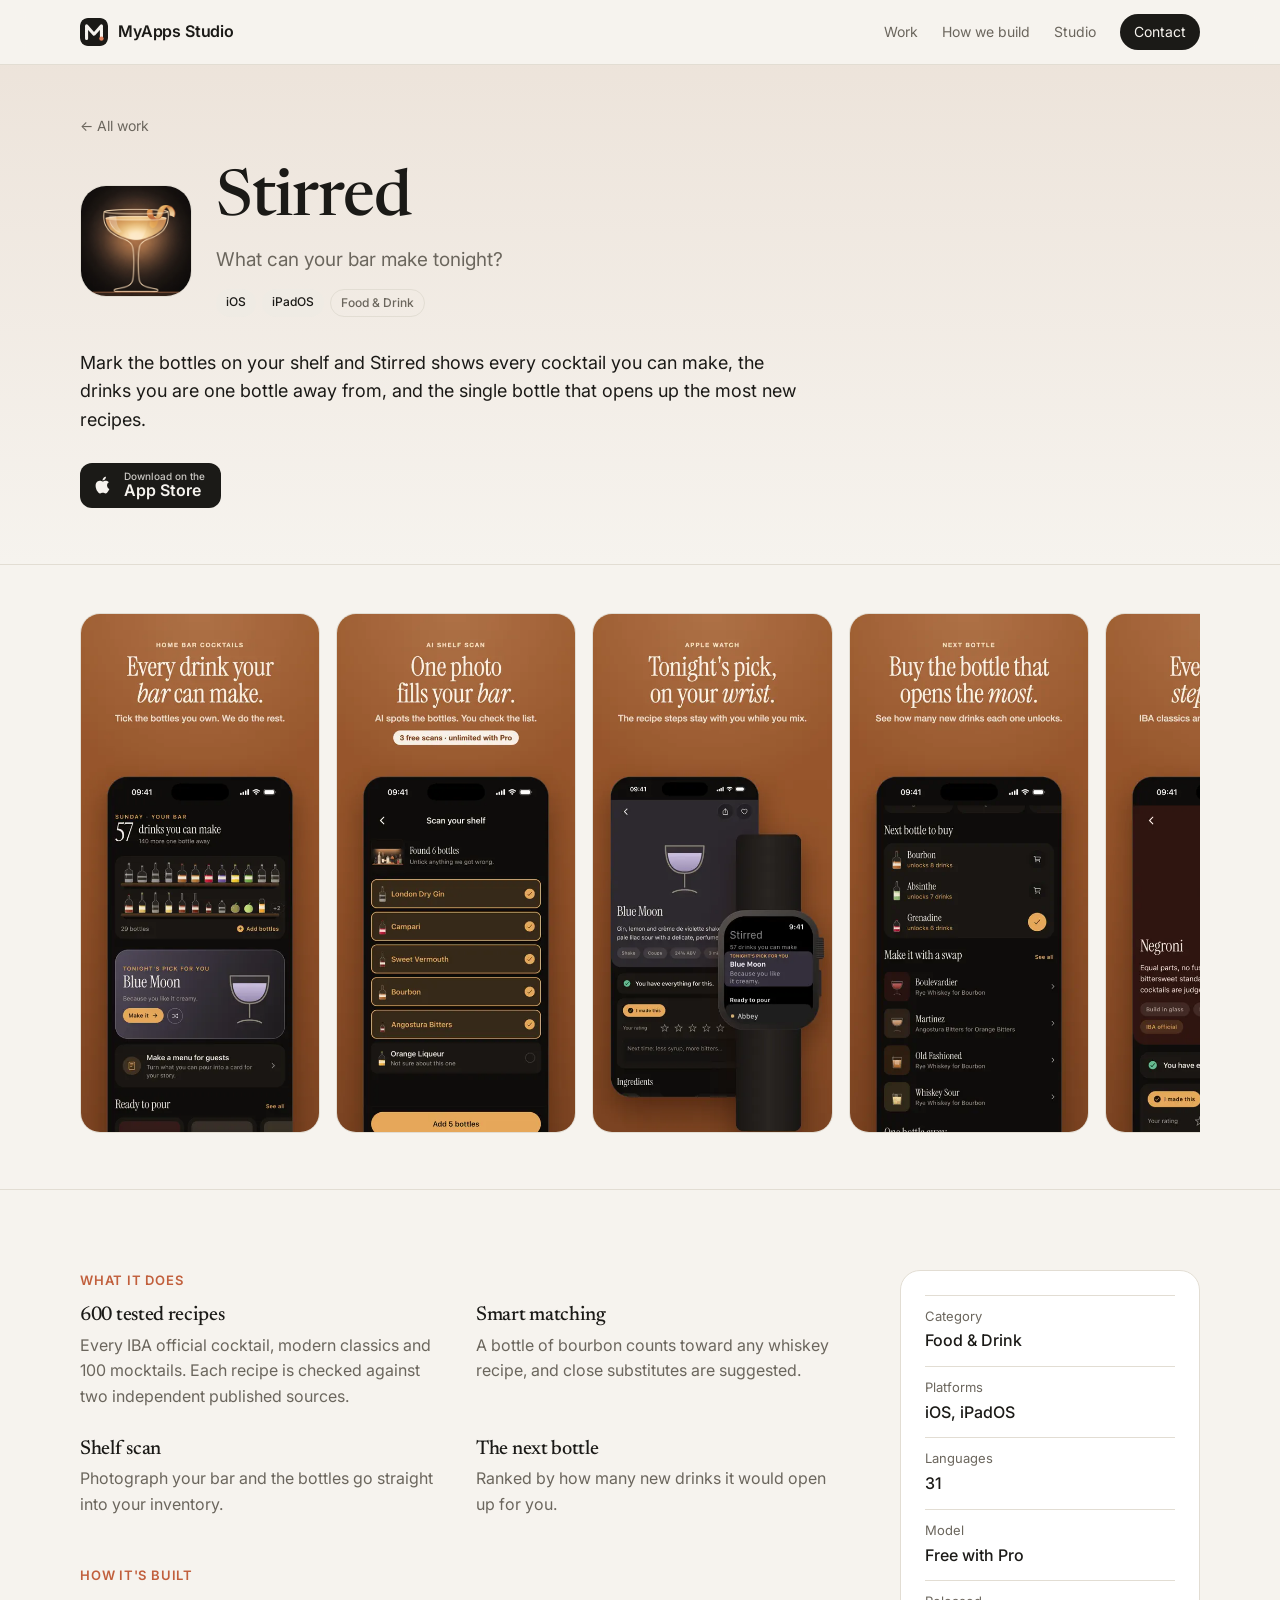
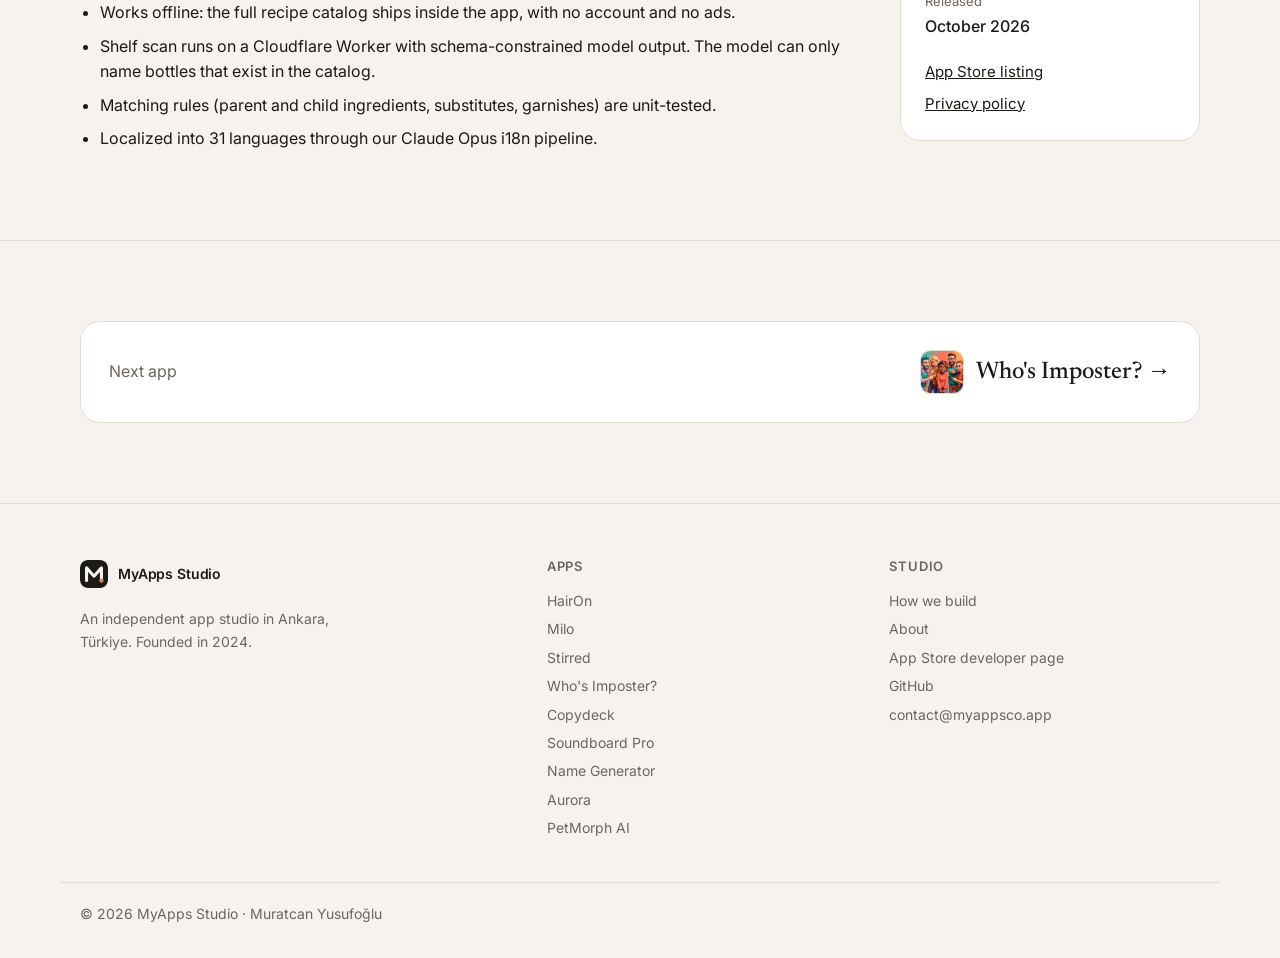
<file: apps/stirred.html>
<!DOCTYPE html>
<html lang="en">
<head>
  <meta charset="UTF-8">
  <meta name="viewport" content="width=device-width, initial-scale=1.0">
  <title>Stirred · MyApps Studio</title>
  <meta name="description" content="Stirred: Cocktail Recipes: Mark the bottles on your shelf and Stirred shows every cocktail you can make, the drinks you are one bottle away from, and the single bottle that opens up the most new recipes.">
  <meta property="og:title" content="Stirred · MyApps Studio">
  <meta property="og:description" content="Stirred: Cocktail Recipes: Mark the bottles on your shelf and Stirred shows every cocktail you can make, the drinks you are one bottle away from, and the single bottle that opens up the most new recipes.">
  <meta property="og:type" content="website">
  <link rel="icon" href="../favicon.svg" type="image/svg+xml">
  <link rel="apple-touch-icon" href="../apple-touch-icon.png">
  <link rel="preconnect" href="https://fonts.googleapis.com">
  <link rel="preconnect" href="https://fonts.gstatic.com" crossorigin>
  <link href="https://fonts.googleapis.com/css2?family=Inter:wght@400;500;600&family=Newsreader:opsz,wght@6..72,400;6..72,500&display=swap" rel="stylesheet">
  <link rel="stylesheet" href="../styles.css">
</head>
<body>

<header class="site-header">
  <div class="wrap">
    <a class="brand" href="../index.html"><img class="brand-mark" src="../favicon.svg" alt=""> MyApps Studio</a>
    <nav class="nav">
      <a href="../index.html#work">Work</a>
      <a href="../claude.html">How we build</a>
      <a href="../index.html#studio">Studio</a>
      <a class="nav-cta" href="mailto:contact@myappsco.app">Contact</a>
    </nav>
  </div>
</header>

<main>
  <section class="app-hero" style="--accent:#9a5b2c">
    <div class="wrap">
      <a class="back" href="../index.html#work">← All work</a>
      <div class="app-head">
        <img class="app-icon app-icon-lg" src="../assets/apps/stirred/icon.png" alt="">
        <div>
          <h1>Stirred</h1>
          <p class="lede">What can your bar make tonight?</p>
          <div class="chips"><span class="chip">iOS</span><span class="chip">iPadOS</span><span class="chip chip-plain">Food &amp; Drink</span></div>
        </div>
      </div>
      <p class="app-summary">Mark the bottles on your shelf and Stirred shows every cocktail you can make, the drinks you are one bottle away from, and the single bottle that opens up the most new recipes.</p>
      <div class="store-row"><a class="store-btn" href="https://apps.apple.com/app/id6816961742" target="_blank" rel="noopener"><svg viewBox="0 0 24 24" aria-hidden="true"><path fill="currentColor" d="M16.4 12.6c0-2.3 1.9-3.4 2-3.5-1.1-1.6-2.8-1.8-3.4-1.8-1.4-.2-2.8.8-3.5.8-.7 0-1.8-.8-3-.8-1.5 0-3 .9-3.8 2.3-1.6 2.8-.4 7 1.2 9.3.8 1.1 1.7 2.4 2.9 2.3 1.2 0 1.6-.7 3-.7s1.8.7 3 .7c1.3 0 2.1-1.1 2.8-2.3.9-1.3 1.3-2.6 1.3-2.6s-2.5-1-2.5-3.7zM14.2 5.8c.6-.8 1.1-1.8 1-2.8-.9 0-2 .6-2.7 1.4-.6.7-1.1 1.7-1 2.7 1 .1 2-.5 2.7-1.3z"/></svg><span><small>Download on the</small>App Store</span></a></div>
    </div>
  </section>

  <section class="gallery-section">
    <div class="wrap">
      <div class="gallery"><img src="../assets/apps/stirred/shot-1.webp" alt="Stirred screenshot 1" loading="lazy"><img src="../assets/apps/stirred/shot-2.webp" alt="Stirred screenshot 2" loading="lazy"><img src="../assets/apps/stirred/shot-3.webp" alt="Stirred screenshot 3" loading="lazy"><img src="../assets/apps/stirred/shot-4.webp" alt="Stirred screenshot 4" loading="lazy"><img src="../assets/apps/stirred/shot-5.webp" alt="Stirred screenshot 5" loading="lazy"><img src="../assets/apps/stirred/shot-6.webp" alt="Stirred screenshot 6" loading="lazy"></div>
    </div>
  </section>

  <section>
    <div class="wrap app-body">
      <div>
        <p class="eyebrow">What it does</p>
        <div class="feature-list">
          <div><h3>600 tested recipes</h3><p>Every IBA official cocktail, modern classics and 100 mocktails. Each recipe is checked against two independent published sources.</p></div><div><h3>Smart matching</h3><p>A bottle of bourbon counts toward any whiskey recipe, and close substitutes are suggested.</p></div><div><h3>Shelf scan</h3><p>Photograph your bar and the bottles go straight into your inventory.</p></div><div><h3>The next bottle</h3><p>Ranked by how many new drinks it would open up for you.</p></div>
        </div>
        <p class="eyebrow" style="margin-top:48px">How it's built</p>
        <ul class="built-list"><li>Works offline: the full recipe catalog ships inside the app, with no account and no ads.</li><li>Shelf scan runs on a Cloudflare Worker with schema-constrained model output. The model can only name bottles that exist in the catalog.</li><li>Matching rules (parent and child ingredients, substitutes, garnishes) are unit-tested.</li><li>Localized into 31 languages through our Claude Opus i18n pipeline.</li></ul>
      </div>
      <aside class="app-aside">
        <dl class="facts">
          <div><dt>Category</dt><dd>Food &amp; Drink</dd></div>
          <div><dt>Platforms</dt><dd>iOS, iPadOS</dd></div>
          <div><dt>Languages</dt><dd>31</dd></div><div><dt>Model</dt><dd>Free with Pro</dd></div><div><dt>Released</dt><dd>October 2026</dd></div>
        </dl>
        <div class="aside-links"><a href="https://apps.apple.com/app/id6816961742" target="_blank" rel="noopener">App Store listing</a><a href="https://stirred-legal.muratcan-ysfgl.workers.dev/" target="_blank" rel="noopener">Privacy policy</a></div>
      </aside>
    </div>
  </section>

  <section>
    <div class="wrap">
      <a class="next-app" href="whos-imposter.html">
        <span class="muted">Next app</span>
        <span class="next-name"><img class="app-icon" src="../assets/apps/whos-imposter/icon.png" alt=""> Who&#x27;s Imposter? →</span>
      </a>
    </div>
  </section>

</main>

<footer class="site-footer">
  <div class="wrap footer-grid">
    <div>
      <a class="brand" href="../index.html"><img class="brand-mark" src="../favicon.svg" alt=""> MyApps Studio</a>
      <p class="muted">An independent app studio in Ankara, Türkiye. Founded in 2024.</p>
    </div>
    <div>
      <h4>Apps</h4>
      <a href="../apps/hairon.html">HairOn</a><a href="../apps/milo.html">Milo</a><a href="../apps/stirred.html">Stirred</a><a href="../apps/whos-imposter.html">Who&#x27;s Imposter?</a><a href="../apps/copydeck.html">Copydeck</a><a href="../apps/soundboard-pro.html">Soundboard Pro</a><a href="../apps/name-generator.html">Name Generator</a><a href="../apps/aurora.html">Aurora</a><a href="../apps/petmorph.html">PetMorph AI</a>
    </div>
    <div>
      <h4>Studio</h4>
      <a href="../claude.html">How we build</a>
      <a href="../index.html#studio">About</a>
      <a href="https://apps.apple.com/developer/id1682346986" target="_blank" rel="noopener">App Store developer page</a>
      <a href="https://github.com/muratcanyusufoglu" target="_blank" rel="noopener">GitHub</a>
      <a href="mailto:contact@myappsco.app">contact@myappsco.app</a>
    </div>
  </div>
  <div class="wrap footer-base muted">© 2026 MyApps Studio · Muratcan Yusufoğlu</div>
</footer>

</body>
</html>
</file>
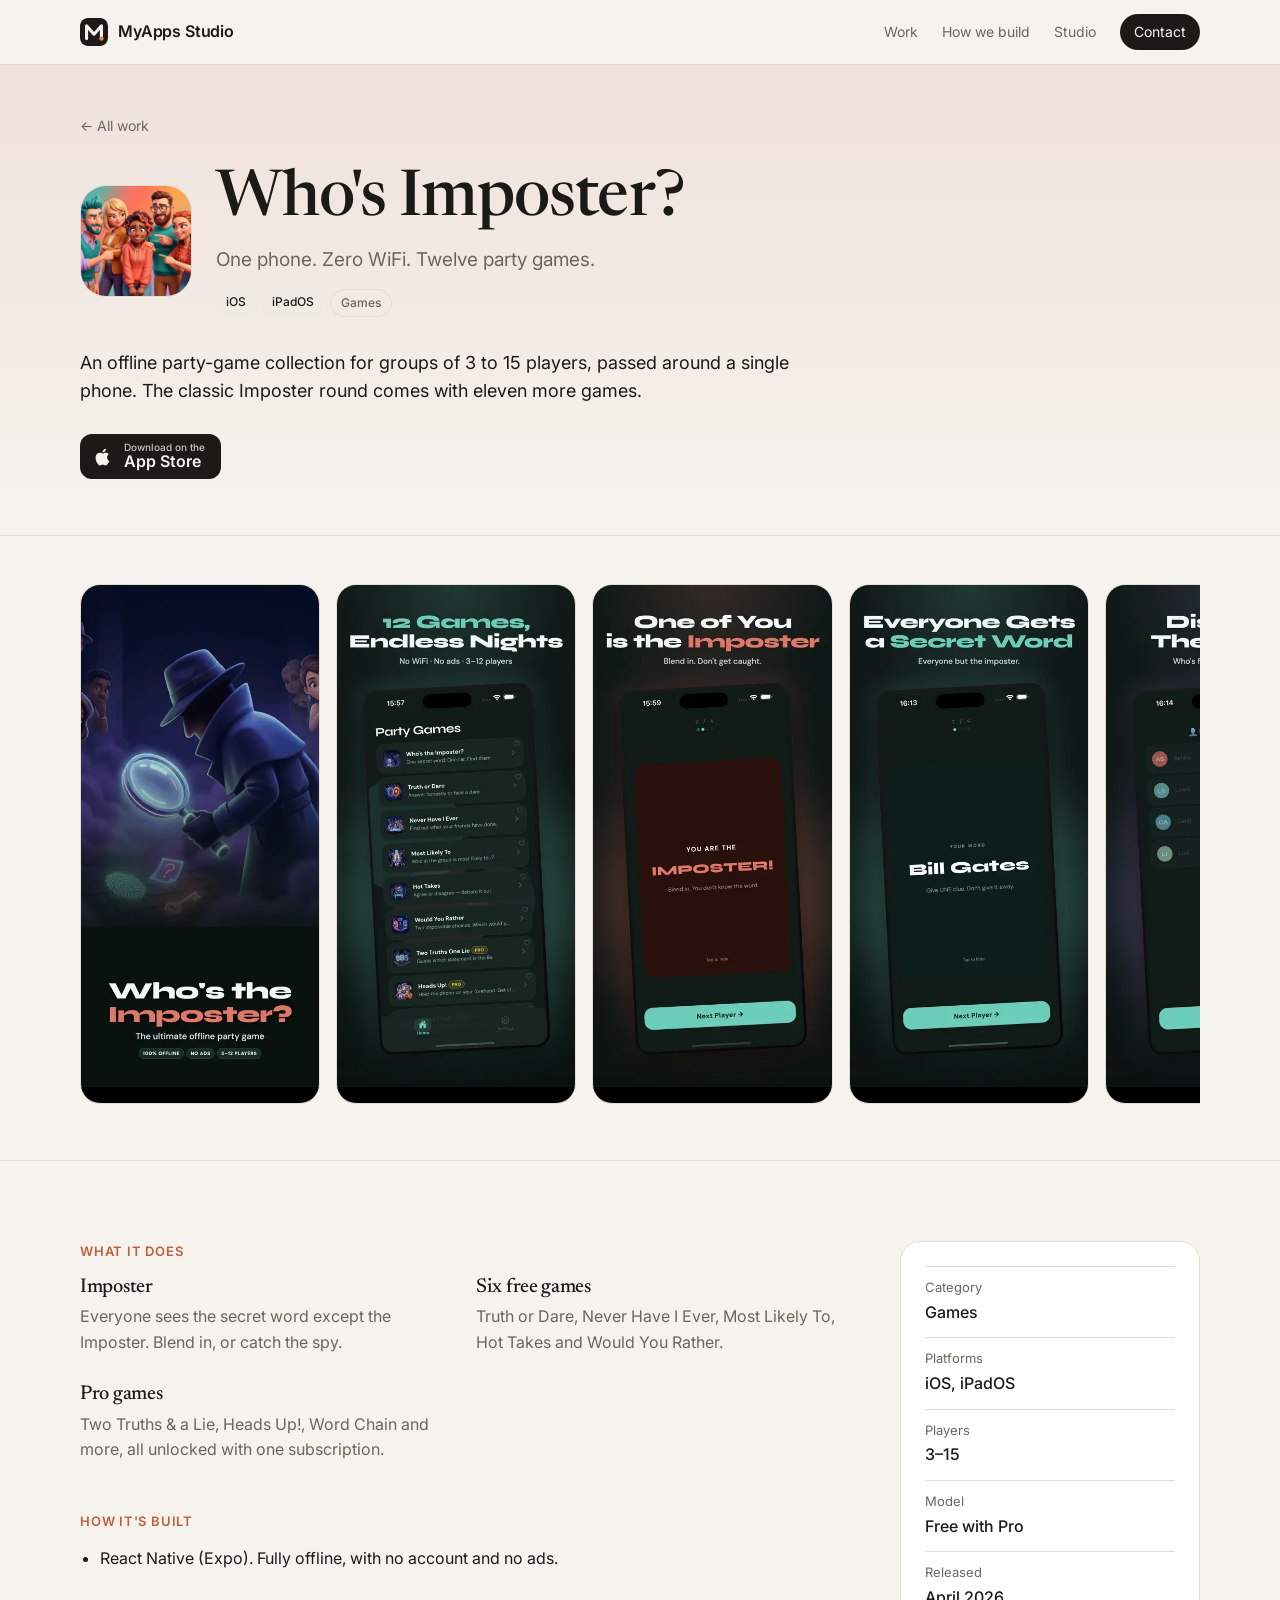
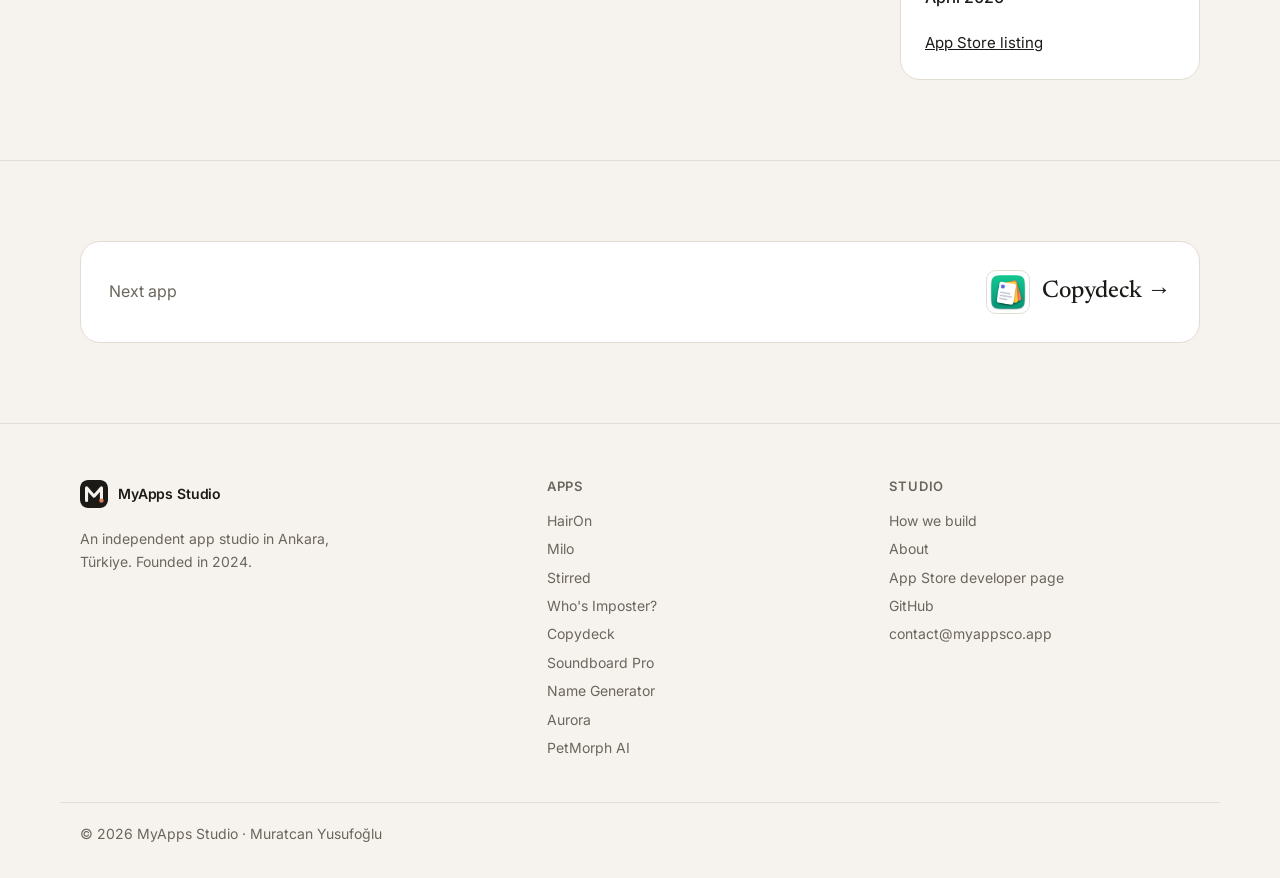
<file: apps/whos-imposter.html>
<!DOCTYPE html>
<html lang="en">
<head>
  <meta charset="UTF-8">
  <meta name="viewport" content="width=device-width, initial-scale=1.0">
  <title>Who&#x27;s Imposter? · MyApps Studio</title>
  <meta name="description" content="Who&#x27;s Imposter? Party Games: An offline party-game collection for groups of 3 to 15 players, passed around a single phone. The classic Imposter round comes with eleven more games.">
  <meta property="og:title" content="Who&#x27;s Imposter? · MyApps Studio">
  <meta property="og:description" content="Who&#x27;s Imposter? Party Games: An offline party-game collection for groups of 3 to 15 players, passed around a single phone. The classic Imposter round comes with eleven more games.">
  <meta property="og:type" content="website">
  <link rel="icon" href="../favicon.svg" type="image/svg+xml">
  <link rel="apple-touch-icon" href="../apple-touch-icon.png">
  <link rel="preconnect" href="https://fonts.googleapis.com">
  <link rel="preconnect" href="https://fonts.gstatic.com" crossorigin>
  <link href="https://fonts.googleapis.com/css2?family=Inter:wght@400;500;600&family=Newsreader:opsz,wght@6..72,400;6..72,500&display=swap" rel="stylesheet">
  <link rel="stylesheet" href="../styles.css">
</head>
<body>

<header class="site-header">
  <div class="wrap">
    <a class="brand" href="../index.html"><img class="brand-mark" src="../favicon.svg" alt=""> MyApps Studio</a>
    <nav class="nav">
      <a href="../index.html#work">Work</a>
      <a href="../claude.html">How we build</a>
      <a href="../index.html#studio">Studio</a>
      <a class="nav-cta" href="mailto:contact@myappsco.app">Contact</a>
    </nav>
  </div>
</header>

<main>
  <section class="app-hero" style="--accent:#b8402f">
    <div class="wrap">
      <a class="back" href="../index.html#work">← All work</a>
      <div class="app-head">
        <img class="app-icon app-icon-lg" src="../assets/apps/whos-imposter/icon.png" alt="">
        <div>
          <h1>Who&#x27;s Imposter?</h1>
          <p class="lede">One phone. Zero WiFi. Twelve party games.</p>
          <div class="chips"><span class="chip">iOS</span><span class="chip">iPadOS</span><span class="chip chip-plain">Games</span></div>
        </div>
      </div>
      <p class="app-summary">An offline party-game collection for groups of 3 to 15 players, passed around a single phone. The classic Imposter round comes with eleven more games.</p>
      <div class="store-row"><a class="store-btn" href="https://apps.apple.com/app/id6760238596" target="_blank" rel="noopener"><svg viewBox="0 0 24 24" aria-hidden="true"><path fill="currentColor" d="M16.4 12.6c0-2.3 1.9-3.4 2-3.5-1.1-1.6-2.8-1.8-3.4-1.8-1.4-.2-2.8.8-3.5.8-.7 0-1.8-.8-3-.8-1.5 0-3 .9-3.8 2.3-1.6 2.8-.4 7 1.2 9.3.8 1.1 1.7 2.4 2.9 2.3 1.2 0 1.6-.7 3-.7s1.8.7 3 .7c1.3 0 2.1-1.1 2.8-2.3.9-1.3 1.3-2.6 1.3-2.6s-2.5-1-2.5-3.7zM14.2 5.8c.6-.8 1.1-1.8 1-2.8-.9 0-2 .6-2.7 1.4-.6.7-1.1 1.7-1 2.7 1 .1 2-.5 2.7-1.3z"/></svg><span><small>Download on the</small>App Store</span></a></div>
    </div>
  </section>

  <section class="gallery-section">
    <div class="wrap">
      <div class="gallery"><img src="../assets/apps/whos-imposter/shot-1.webp" alt="Who&#x27;s Imposter? screenshot 1" loading="lazy"><img src="../assets/apps/whos-imposter/shot-2.webp" alt="Who&#x27;s Imposter? screenshot 2" loading="lazy"><img src="../assets/apps/whos-imposter/shot-3.webp" alt="Who&#x27;s Imposter? screenshot 3" loading="lazy"><img src="../assets/apps/whos-imposter/shot-4.webp" alt="Who&#x27;s Imposter? screenshot 4" loading="lazy"><img src="../assets/apps/whos-imposter/shot-5.webp" alt="Who&#x27;s Imposter? screenshot 5" loading="lazy"><img src="../assets/apps/whos-imposter/shot-6.webp" alt="Who&#x27;s Imposter? screenshot 6" loading="lazy"></div>
    </div>
  </section>

  <section>
    <div class="wrap app-body">
      <div>
        <p class="eyebrow">What it does</p>
        <div class="feature-list">
          <div><h3>Imposter</h3><p>Everyone sees the secret word except the Imposter. Blend in, or catch the spy.</p></div><div><h3>Six free games</h3><p>Truth or Dare, Never Have I Ever, Most Likely To, Hot Takes and Would You Rather.</p></div><div><h3>Pro games</h3><p>Two Truths &amp; a Lie, Heads Up!, Word Chain and more, all unlocked with one subscription.</p></div>
        </div>
        <p class="eyebrow" style="margin-top:48px">How it's built</p>
        <ul class="built-list"><li>React Native (Expo). Fully offline, with no account and no ads.</li></ul>
      </div>
      <aside class="app-aside">
        <dl class="facts">
          <div><dt>Category</dt><dd>Games</dd></div>
          <div><dt>Platforms</dt><dd>iOS, iPadOS</dd></div>
          <div><dt>Players</dt><dd>3–15</dd></div><div><dt>Model</dt><dd>Free with Pro</dd></div><div><dt>Released</dt><dd>April 2026</dd></div>
        </dl>
        <div class="aside-links"><a href="https://apps.apple.com/app/id6760238596" target="_blank" rel="noopener">App Store listing</a></div>
      </aside>
    </div>
  </section>

  <section>
    <div class="wrap">
      <a class="next-app" href="copydeck.html">
        <span class="muted">Next app</span>
        <span class="next-name"><img class="app-icon" src="../assets/apps/copydeck/icon.png" alt=""> Copydeck →</span>
      </a>
    </div>
  </section>

</main>

<footer class="site-footer">
  <div class="wrap footer-grid">
    <div>
      <a class="brand" href="../index.html"><img class="brand-mark" src="../favicon.svg" alt=""> MyApps Studio</a>
      <p class="muted">An independent app studio in Ankara, Türkiye. Founded in 2024.</p>
    </div>
    <div>
      <h4>Apps</h4>
      <a href="../apps/hairon.html">HairOn</a><a href="../apps/milo.html">Milo</a><a href="../apps/stirred.html">Stirred</a><a href="../apps/whos-imposter.html">Who&#x27;s Imposter?</a><a href="../apps/copydeck.html">Copydeck</a><a href="../apps/soundboard-pro.html">Soundboard Pro</a><a href="../apps/name-generator.html">Name Generator</a><a href="../apps/aurora.html">Aurora</a><a href="../apps/petmorph.html">PetMorph AI</a>
    </div>
    <div>
      <h4>Studio</h4>
      <a href="../claude.html">How we build</a>
      <a href="../index.html#studio">About</a>
      <a href="https://apps.apple.com/developer/id1682346986" target="_blank" rel="noopener">App Store developer page</a>
      <a href="https://github.com/muratcanyusufoglu" target="_blank" rel="noopener">GitHub</a>
      <a href="mailto:contact@myappsco.app">contact@myappsco.app</a>
    </div>
  </div>
  <div class="wrap footer-base muted">© 2026 MyApps Studio · Muratcan Yusufoğlu</div>
</footer>

</body>
</html>
</file>
<file: styles.css>
:root {
  --bg: #f6f3ee;
  --surface: #ffffff;
  --surface-2: #efebe4;
  --ink: #1b1a17;
  --muted: #6b665d;
  --line: #e2ddd3;
  --brand: #c15f3c;
  --brand-soft: #f3e4dc;
  --radius: 20px;
  --max: 1160px;
  --serif: "Newsreader", Georgia, serif;
  --sans: "Inter", system-ui, -apple-system, sans-serif;
}
@media (prefers-color-scheme: dark) {
  :root {
    --bg: #131210;
    --surface: #1c1b18;
    --surface-2: #24221e;
    --ink: #f1ede6;
    --muted: #a39d92;
    --line: #2f2d29;
    --brand: #e0805c;
    --brand-soft: #33241d;
  }
}

* { box-sizing: border-box; }
html { scroll-behavior: smooth; }
body { margin: 0; background: var(--bg); color: var(--ink); font: 16px/1.6 var(--sans); -webkit-font-smoothing: antialiased; }
img { max-width: 100%; display: block; }
a { color: inherit; }
.wrap { max-width: var(--max); margin: 0 auto; padding: 0 20px; }
.muted { color: var(--muted); }

/* Header */
.site-header { position: sticky; top: 0; z-index: 10; background: color-mix(in srgb, var(--bg) 88%, transparent); backdrop-filter: blur(12px); -webkit-backdrop-filter: blur(12px); border-bottom: 1px solid var(--line); }
.site-header .wrap { display: flex; align-items: center; justify-content: space-between; height: 64px; gap: 16px; }
.brand { display: inline-flex; align-items: center; gap: 10px; font-weight: 600; text-decoration: none; letter-spacing: -0.01em; }
.brand-mark { width: 28px; height: 28px; border-radius: 8px; }
.nav { display: flex; align-items: center; gap: 24px; font-size: 14px; }
.nav a { text-decoration: none; color: var(--muted); }
.nav a:hover, .nav a[aria-current="page"] { color: var(--ink); }
.nav .nav-cta { color: var(--bg); background: var(--ink); padding: 7px 14px; border-radius: 999px; }
.nav .nav-cta:hover { color: var(--bg); opacity: .9; }
@media (max-width: 600px) { .nav { gap: 14px; } .nav a:nth-child(3) { display: none; } }

/* Type */
h1, h2, h3 { font-family: var(--serif); font-weight: 500; letter-spacing: -0.015em; line-height: 1.12; margin: 0; }
h1 { font-size: clamp(36px, 5.6vw, 64px); overflow-wrap: break-word; }
h2 { font-size: clamp(28px, 3.8vw, 40px); }
h3 { font-size: 22px; }
h4 { font: 600 13px/1 var(--sans); letter-spacing: .06em; text-transform: uppercase; color: var(--muted); margin: 0 0 14px; }
.eyebrow { font-size: 13px; font-weight: 600; letter-spacing: .06em; text-transform: uppercase; color: var(--brand); margin: 0 0 14px; }
.lede { font-size: 19px; color: var(--muted); max-width: 620px; margin: 20px 0 0; }

section { padding: 80px 0; }
section + section { border-top: 1px solid var(--line); }
.section-head { margin-bottom: 40px; max-width: 640px; }
.section-head p { color: var(--muted); margin: 14px 0 0; }
.section-head p a { color: var(--ink); }

/* Buttons */
.btn { display: inline-flex; align-items: center; justify-content: center; gap: 8px; padding: 11px 20px; border-radius: 999px; font-size: 15px; font-weight: 500; text-decoration: none; border: 1px solid var(--ink); white-space: nowrap; }
.btn-primary { background: var(--ink); color: var(--bg); }
.btn-ghost { background: transparent; }
.hero-actions { display: flex; flex-wrap: wrap; gap: 12px; margin-top: 32px; }

.store-row { display: flex; flex-wrap: wrap; gap: 10px; margin-top: 28px; }
.store-row.compact { margin-top: 0; }
.store-btn { display: inline-flex; align-items: center; gap: 10px; padding: 8px 16px 8px 12px; border-radius: 12px; background: var(--ink); color: var(--bg); text-decoration: none; line-height: 1.1; font-weight: 600; font-size: 16px; }
.store-btn svg { width: 22px; height: 22px; flex: none; }
.store-btn small { display: block; font-size: 10px; font-weight: 500; opacity: .8; }
.store-row.compact .store-btn { font-size: 14px; padding: 7px 14px 7px 10px; }

/* Hero */
.hero { padding: 72px 0 64px; overflow: hidden; }
.hero-grid { display: grid; grid-template-columns: 1.1fr .9fr; gap: 48px; align-items: center; }
.hero-grid > * { min-width: 0; }
.hero-phones { position: relative; height: 480px; }
.hero-phones img { position: absolute; width: 46%; border-radius: 22px; border: 1px solid var(--line); box-shadow: 0 30px 60px -30px rgba(0,0,0,.35); }
.hero-phones img:nth-child(1) { left: 0; top: 40px; transform: rotate(-6deg); }
.hero-phones img:nth-child(2) { left: 27%; top: 0; z-index: 2; }
.hero-phones img:nth-child(3) { right: 0; top: 50px; transform: rotate(6deg); }
.stats { display: grid; grid-template-columns: repeat(4, 1fr); gap: 1px; background: var(--line); border: 1px solid var(--line); border-radius: var(--radius); overflow: hidden; margin-top: 64px; }
.stat { background: var(--surface); padding: 22px 20px; }
.stat b { display: block; font: 500 34px/1.1 var(--serif); }
.stat span { font-size: 14px; color: var(--muted); }
@media (max-width: 860px) {
  .hero-grid { grid-template-columns: 1fr; }
  .hero-phones { height: 360px; max-width: 420px; }
  .stats { grid-template-columns: repeat(2, 1fr); }
}

/* Featured */
.feature { display: grid; grid-template-columns: 1fr 1.05fr; gap: 40px; align-items: center; background: var(--surface); border: 1px solid var(--line); border-radius: var(--radius); padding: 40px; border-top: 3px solid var(--accent, var(--brand)); }
.feature + .feature { margin-top: 24px; }
.feature > * { min-width: 0; }
.app-title { display: flex; align-items: center; gap: 14px; margin-bottom: 18px; }
.app-title small { display: block; color: var(--muted); font-size: 14px; }
.app-icon { width: 56px; height: 56px; border-radius: 13px; border: 1px solid var(--line); flex: none; }
.feature-tagline { font: 500 22px/1.3 var(--serif); margin: 0 0 10px; }
.feature p { margin: 0 0 16px; }
.facts { display: grid; grid-template-columns: repeat(3, 1fr); gap: 12px; margin: 22px 0 24px; }
.facts div { border-top: 1px solid var(--line); padding-top: 10px; }
.facts dt { font-size: 13px; color: var(--muted); }
.facts dd { margin: 2px 0 0; font-weight: 500; }
.feature-actions { display: flex; flex-wrap: wrap; gap: 10px; align-items: center; }
.shots { display: flex; gap: 12px; overflow-x: auto; scroll-snap-type: x mandatory; padding-bottom: 6px; }
.shots img { height: 360px; width: auto; border-radius: 16px; border: 1px solid var(--line); scroll-snap-align: start; flex: none; }
@media (max-width: 860px) {
  .feature { grid-template-columns: 1fr; padding: 24px; gap: 24px; }
  .shots img { height: 300px; }
  .facts { grid-template-columns: repeat(2, 1fr); }
}

/* Catalog */
.app-grid { display: grid; grid-template-columns: repeat(3, 1fr); gap: 16px; }
.app-card { display: flex; gap: 16px; align-items: flex-start; background: var(--surface); border: 1px solid var(--line); border-radius: var(--radius); padding: 22px; text-decoration: none; transition: border-color .2s, transform .2s; }
.app-card:hover { border-color: var(--muted); transform: translateY(-2px); }
.app-card h3 { font-size: 20px; }
.app-card p { margin: 4px 0 12px; font-size: 15px; color: var(--muted); }
.chips { display: flex; flex-wrap: wrap; gap: 6px; }
.chip { font-size: 12px; font-weight: 500; padding: 3px 10px; border-radius: 999px; background: var(--surface-2); }
.chip-plain { background: transparent; border: 1px solid var(--line); color: var(--muted); }
@media (max-width: 960px) { .app-grid { grid-template-columns: repeat(2, 1fr); } }
@media (max-width: 620px) { .app-grid { grid-template-columns: 1fr; } }

/* Principles, stack, about */
.principles { display: grid; grid-template-columns: repeat(4, 1fr); gap: 28px; }
.principles h3 { font-size: 20px; margin-bottom: 8px; }
.principles p { margin: 0; color: var(--muted); font-size: 15px; }
@media (max-width: 960px) { .principles { grid-template-columns: repeat(2, 1fr); } }
@media (max-width: 560px) { .principles { grid-template-columns: 1fr; } }
.split { display: grid; grid-template-columns: 1fr 1fr; gap: 48px; align-items: start; }
.split > * { min-width: 0; }
.split .section-head { margin-bottom: 0; }
.stack-list { list-style: none; margin: 0; padding: 0; border-top: 1px solid var(--line); }
.stack-list li { display: grid; grid-template-columns: 120px 1fr; gap: 16px; padding: 14px 0; border-bottom: 1px solid var(--line); font-size: 15px; }
.stack-list span { color: var(--muted); }
.about p { margin: 0 0 16px; font-size: 17px; }
.about .hero-actions { margin-top: 24px; }
@media (max-width: 860px) { .split { grid-template-columns: 1fr; gap: 28px; } .stack-list li { grid-template-columns: 1fr; gap: 2px; } }

/* App page */
.app-hero { padding: 48px 0 56px; background: linear-gradient(180deg, color-mix(in srgb, var(--accent) 10%, var(--bg)) 0%, var(--bg) 100%); }
.back { font-size: 14px; color: var(--muted); text-decoration: none; display: inline-block; margin-bottom: 28px; }
.back:hover { color: var(--ink); }
.app-head { display: flex; gap: 24px; align-items: center; }
.app-head .lede { margin-top: 8px; }
.app-head .chips { margin-top: 14px; }
.app-icon-lg { width: 112px; height: 112px; border-radius: 26px; }
.app-summary { font-size: 18px; max-width: 720px; margin: 32px 0 0; }
.gallery-section { padding: 48px 0; }
.gallery { display: flex; gap: 16px; overflow-x: auto; scroll-snap-type: x mandatory; padding-bottom: 8px; }
.gallery img { height: 520px; width: auto; border-radius: 20px; border: 1px solid var(--line); flex: none; scroll-snap-align: start; }
.gallery.wide img { height: 400px; }
.app-body { display: grid; grid-template-columns: 1fr 300px; gap: 56px; align-items: start; }
.app-body > * { min-width: 0; }
.feature-list { display: grid; grid-template-columns: 1fr 1fr; gap: 28px; }
.feature-list h3 { font-size: 20px; margin-bottom: 6px; }
.feature-list p { margin: 0; color: var(--muted); }
.built-list { margin: 0; padding-left: 20px; }
.built-list li { margin: 8px 0; }
.app-aside { background: var(--surface); border: 1px solid var(--line); border-radius: var(--radius); padding: 24px; position: sticky; top: 88px; }
.app-aside .facts { grid-template-columns: 1fr; margin: 0 0 20px; }
.aside-links { display: flex; flex-direction: column; gap: 8px; font-size: 15px; }
.next-app { display: flex; justify-content: space-between; align-items: center; gap: 16px; flex-wrap: wrap; text-decoration: none; padding: 28px; border: 1px solid var(--line); border-radius: var(--radius); background: var(--surface); }
.next-app:hover { border-color: var(--muted); }
.next-name { display: flex; align-items: center; gap: 12px; font: 500 24px/1.2 var(--serif); }
.next-name .app-icon { width: 44px; height: 44px; border-radius: 10px; }
@media (max-width: 860px) {
  .app-body { grid-template-columns: 1fr; gap: 32px; }
  .app-aside { position: static; }
  .feature-list { grid-template-columns: 1fr; }
  .gallery img { height: 420px; }
  .gallery.wide img { height: 220px; }
  .app-head { flex-direction: column; align-items: flex-start; gap: 16px; }
  .app-icon-lg { width: 88px; height: 88px; border-radius: 20px; }
}

/* How we build page */
.steps { display: grid; gap: 16px; }
.step { background: var(--surface); border: 1px solid var(--line); border-radius: var(--radius); padding: 28px; display: grid; grid-template-columns: 180px 1fr; gap: 24px; }
.step > * { min-width: 0; }
.step h3 { font-size: 22px; margin-bottom: 10px; }
.step p { margin: 0 0 12px; }
.step ul { margin: 0; padding-left: 20px; }
.step li { margin: 6px 0; }
.status { font-size: 13px; font-weight: 600; }
.status::before { content: ""; display: inline-block; width: 8px; height: 8px; border-radius: 50%; margin-right: 8px; background: #3f9a5b; vertical-align: 1px; }
.status.next::before { background: #d39b2a; }
@media (max-width: 720px) { .step { grid-template-columns: 1fr; gap: 8px; padding: 22px; } }
pre { background: var(--bg); border: 1px solid var(--line); border-radius: 12px; padding: 16px; overflow-x: auto; font-size: 13px; line-height: 1.5; margin: 14px 0 0; }
code { font-family: ui-monospace, "SF Mono", Menlo, monospace; }
.callout { background: var(--brand-soft); border-radius: var(--radius); padding: 36px; }
.callout h2 { margin-bottom: 12px; }
.callout p { margin: 0; max-width: 680px; }

/* Footer */
.site-footer { border-top: 1px solid var(--line); padding: 56px 0 32px; font-size: 14px; }
.footer-grid { display: grid; grid-template-columns: 1.4fr 1fr 1fr; gap: 32px; }
.footer-grid p { margin: 14px 0 0; max-width: 300px; }
.footer-grid a:not(.brand) { display: block; text-decoration: none; color: var(--muted); padding: 3px 0; }
.footer-grid a:not(.brand):hover { color: var(--ink); }
.footer-base { margin-top: 40px; padding-top: 20px; border-top: 1px solid var(--line); }
@media (max-width: 720px) { .footer-grid { grid-template-columns: 1fr 1fr; } .footer-grid > div:first-child { grid-column: 1 / -1; } }
</file>
